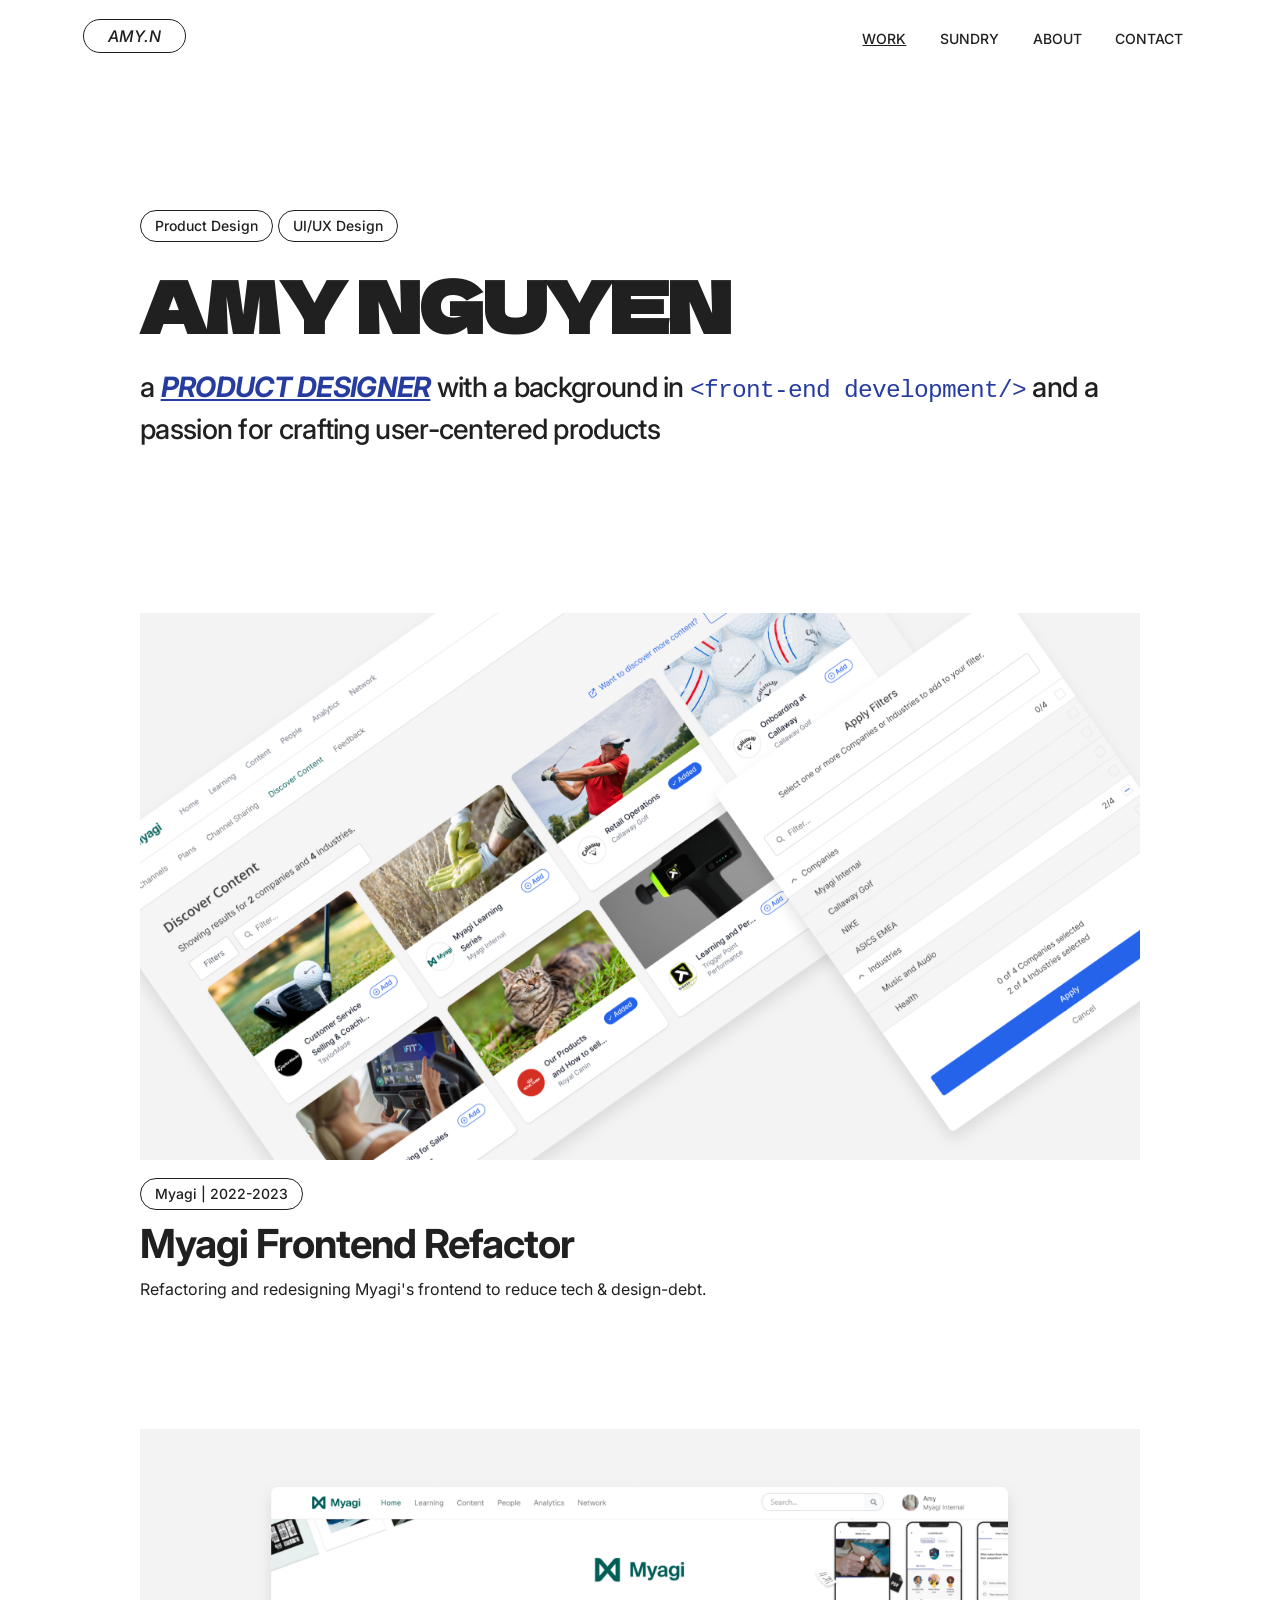
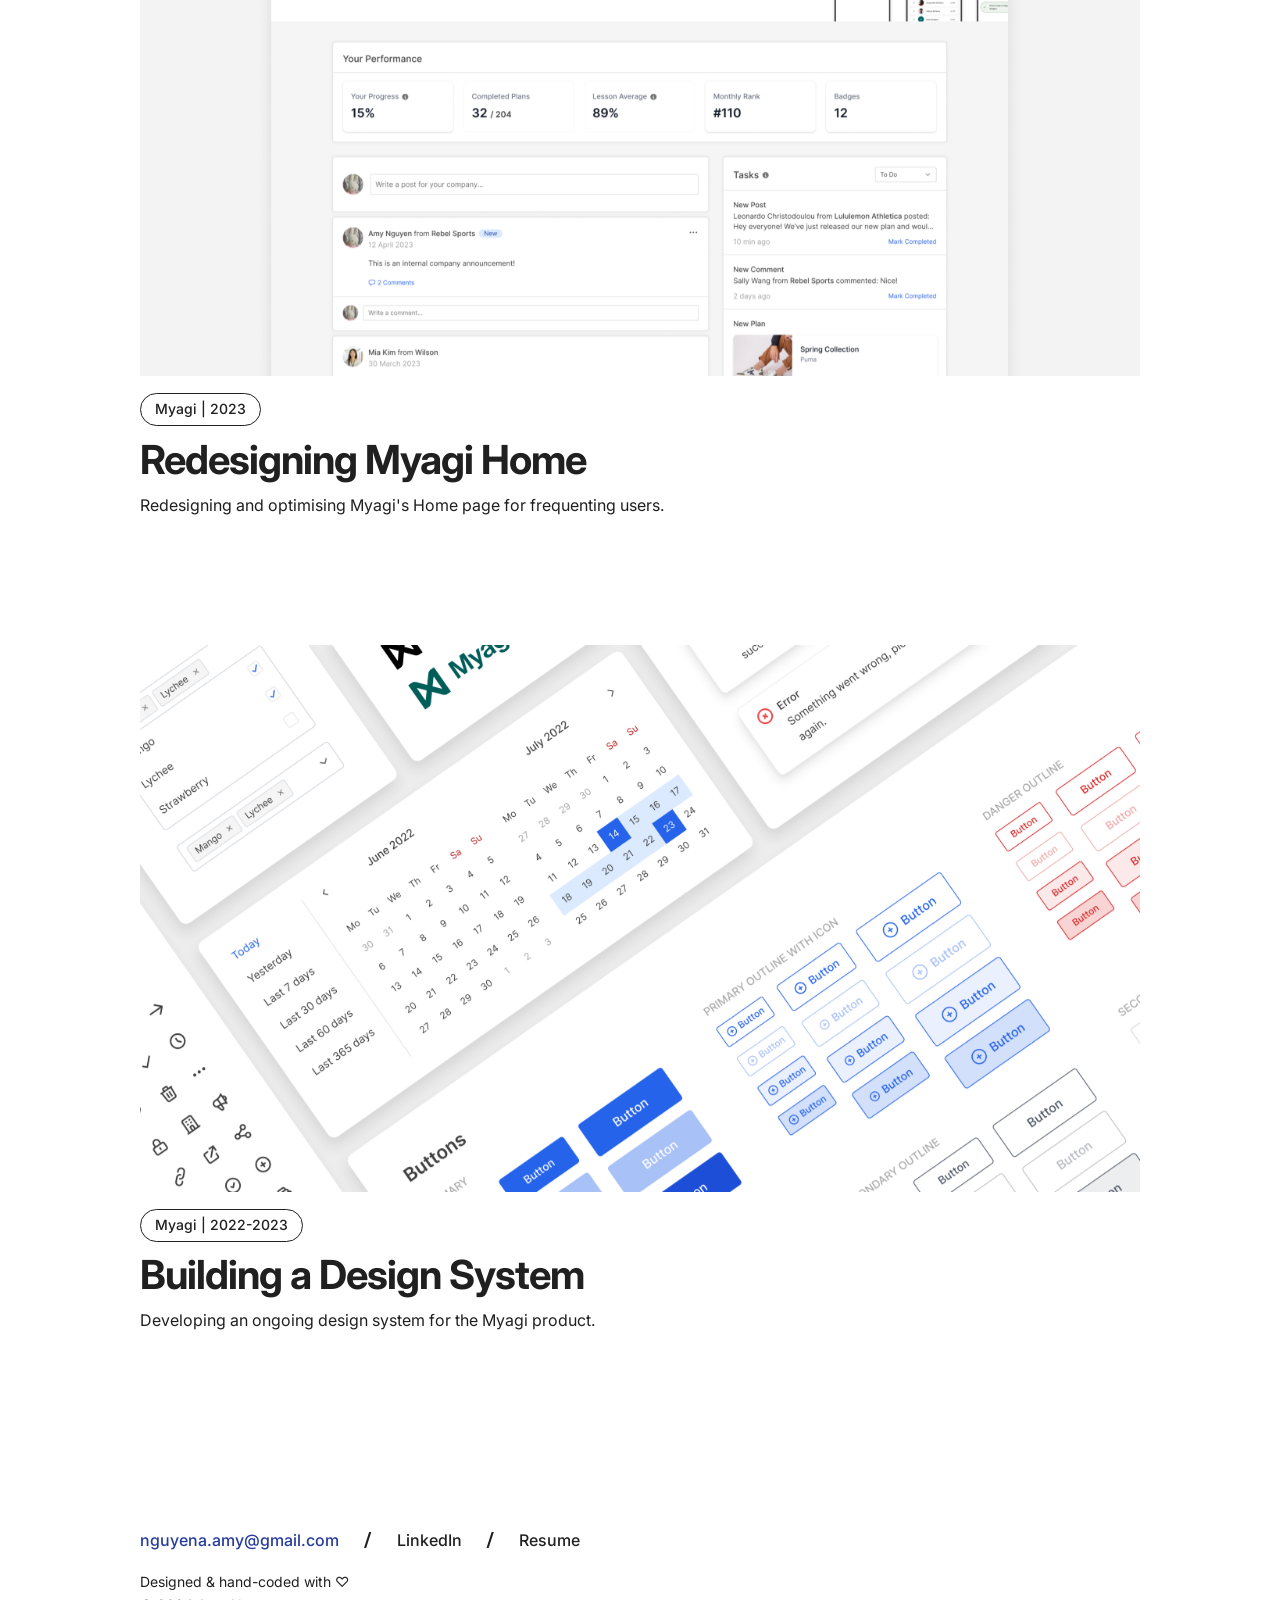
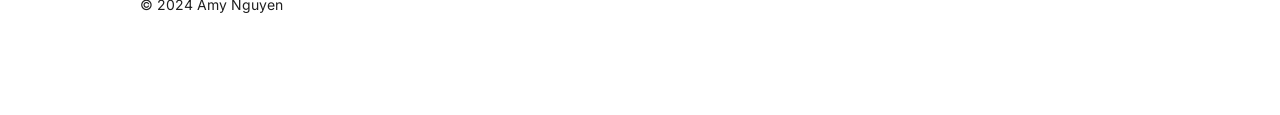
<file: index.html>
<!DOCTYPE HTML>
<html>

<head>
    <link rel="icon" href="images/misc/favicon.png">
    <title>Amy Nguyen</title>
    <meta charset="utf-8" />
    <meta name="viewport" content="width=device-width, initial-scale=1">
    <!-- CSS only -->
    <link href="https://cdn.jsdelivr.net/npm/bootstrap@5.3.2/dist/css/bootstrap.min.css" rel="stylesheet" integrity="sha384-T3c6CoIi6uLrA9TneNEoa7RxnatzjcDSCmG1MXxSR1GAsXEV/Dwwykc2MPK8M2HN" crossorigin="anonymous">
    <link rel="stylesheet" href="css/main.css" />
    <link rel="stylesheet" href="https://cdnjs.cloudflare.com/ajax/libs/font-awesome/4.7.0/css/font-awesome.min.css">
</head>

<body>
    <div class="desktop-view">
        <!-- Navigation Bar -->
        <nav>
            <ul>
                <li><a href="index.html" class="brand">AMY.N</a></li>
                <div id="nav-right">
                    <li><a href="index.html" class="current-page">WORK</a></li>
                    <li><a href="sundry.html">SUNDRY</a></li>
                    <li><a href="about.html">ABOUT</a></li>
                    <li><a href="contact.html">CONTACT</a></li>
                </div>
            </ul>
        </nav>

        <!-- <nav class="menu-icon" id="nav-right" onclick="toggleMenu()">
                <div onclick="openMenu()">
                    <div onclick="menu(this)">
                        <span class="line-1"></span>
                        <span class="line-2"></span>
                        <span class="line-3"></span>
                    </div>
                </div>
                <ul class="menu-main">
                    <li><a href="index.html" class="current-page">work</a></li>
                    <li><a href="play.html">play</a></li>
                    <li><a href="about.html">about</a></li>
                    <li><a href="contact.html">contact</a></li>
                </ul>
                <ul class="menu-content" id="menu">
                    <li><a href="index.html" class="current-page">work</a></li>
                    <li><a href="play.html">play</a></li>
                    <li><a href="about.html">about</a></li>
                    <li><a href="contact.html">contact</a></li>
                </ul>
            </nav>

            <nav id="nav-left">
                <ul>
                    <li><a href="index.html" class="brand"><i>AMY.N</i></a></li>
                </ul>
            </nav> -->

        <!-- Content Container -->
        <div class="container-fluid">
            <!-- <div class="d-flex justify-content-center">
                <header>
                    
                    <h1 style="margin-bottom: 0px;">
                        <svg xmlns="http://www.w3.org/2000/svg" width="8%" height="auto" fill="none" viewBox="0 0 24 24" strokeWidth={1.5} stroke="currentColor" className="w-6 h-6">
                            <path strokeLinecap="round" strokeLinejoin="round" d="M15.182 15.182a4.5 4.5 0 01-6.364 0M21 12a9 9 0 11-18 0 9 9 0 0118 0zM9.75 9.75c0 .414-.168.75-.375.75S9 10.164 9 9.75 9.168 9 9.375 9s.375.336.375.75zm-.375 0h.008v.015h-.008V9.75zm5.625 0c0 .414-.168.75-.375.75s-.375-.336-.375-.75.168-.75.375-.75.375.336.375.75zm-.375 0h.008v.015h-.008V9.75z" />
                        </svg>
                        Hello! I'm <a class="text-hover" style="color: #202020;">Amy</a> —
                    </h1>
                    <div>
                        <h4 class="h2-md">
                            a <span id="contrast-colour" style="font-weight: 700;"><i><u>PRODUCT DESIGNER</u></i></span> with a background in <code id="contrast-colour">&lt;front-end development/&gt;</code> and a passion for crafting user-centered products
                        </h4>
                    </div>
                </header>
            </div> -->

            <!-- Main Content -->
            <div class="row">
                <div class="d-flex justify-content-center">
                    <header>
                        <div>
                            <h5 class="tag" id="mt-1">Product Design</h5>
                            <h5 class="tag" id="mt-1">UI/UX Design</h5>
                        </div>
                        <h1 class="name" style="margin-bottom: 0px;">
                            <!-- <svg xmlns="http://www.w3.org/2000/svg" width="8%" height="auto" fill="none" viewBox="0 0 24 24" strokeWidth={1.5} stroke="currentColor" className="w-6 h-6">
                                <path strokeLinecap="round" strokeLinejoin="round" d="M15.182 15.182a4.5 4.5 0 01-6.364 0M21 12a9 9 0 11-18 0 9 9 0 0118 0zM9.75 9.75c0 .414-.168.75-.375.75S9 10.164 9 9.75 9.168 9 9.375 9s.375.336.375.75zm-.375 0h.008v.015h-.008V9.75zm5.625 0c0 .414-.168.75-.375.75s-.375-.336-.375-.75.168-.75.375-.75.375.336.375.75zm-.375 0h.008v.015h-.008V9.75z" />
                            </svg> -->
                            AMY NGUYEN
                        </h1>
                        <div>
                            <h4 class="h2-md">
                                a <span id="contrast-colour" style="font-weight: 700;"><i><u>PRODUCT DESIGNER</u></i></span> with a background in <code id="contrast-colour">&lt;front-end development/&gt;</code> and a passion for crafting user-centered products
                            </h4>
                        </div>
                        
                    </header>
                </div>
            </div>
            <div class="row">
                <div class="col">
                    <div class="d-flex justify-content-center">
                        <div class="image">
                            <a href="myagi_FE2.html"><img src="images/myagi_FE2/FE2 cover.png" alt="Myagi FE2"
                                    id="img-hover"></a>
                            <div>
                                <h5 class="tag" id="mt-1">Myagi | 2022-2023</h5>
                                <h3>Myagi Frontend Refactor</h3>
                                <p class="p-sub">Refactoring and redesigning Myagi's frontend to reduce tech & design-debt.</p>
                            </div>
                        </div>
                    </div>
                </div>
            </div>
            <div class="row">
                <div class="col" style="margin-top: 7em;">
                    <div class="d-flex justify-content-center">
                        <div class="image">
                            <a href="myagi_home.html"><img src="images/myagi_home/HOME cover.png" alt="Myagi HOME"
                                    id="img-hover"></a>
                            <div>
                                <h5 class="tag" id="mt-1">Myagi | 2023</h5>
                                <h3>Redesigning Myagi Home</h3>
                                <p class="p-sub">Redesigning and optimising Myagi's Home page for frequenting users.</p>
                            </div>
                        </div>
                    </div>
                </div>
            </div>
            <div class="row">
                <div class="col" style="margin: 7em 0 5em 0;">
                    <div class="d-flex justify-content-center">
                        <div class="image">
                            <a href="myagi_ds.html"><img src="images/myagi_ds/DS cover.png" alt="Myagi DS"
                                id="img-hover"></a>
                            <div>
                                <h5 class="tag" id="mt-1">Myagi | 2022-2023</h5>
                                <h3>Building a Design System</h3>
                                <p class="p-sub">Developing an ongoing design system for the Myagi product.</p>
                                
                                <!-- Footer -->
                                <div style="margin-top: 12em;">
                                    <div>
                                        <span>
                                            <a href="mailto:nguyena.amy@gmail.com" class="footer-link"
                                                id="contrast-colour">nguyena.amy@gmail.com</a>
                                        </span>
                                        <span class="footer-div">/</span>
                                        <span>
                                            <a href="https://www.linkedin.com/in/amy-nguyen-6a862119b/" class="footer-link"
                                                target="_blank">LinkedIn</a>
                                        </span>
                                        <span class="footer-div">/</span>
                                        <span>
                                            <a href="images/Resume.pdf" download="Amy_Nguyen_Resume"
                                                class="footer-link">Resume</a>
                                        </span>
                                    </div>
                                    <p style="font-size: 14px;">Designed & hand-coded with &#9825;</p>
                                    <p style="margin-top: -1.5em; font-size: 14px;">&#169; 2024 Amy Nguyen</p>
                                </div>
                            </div>
                        </div>
                    </div>
                </div>
            </div>
        </div>

        <!-- Go to top button -->
        <a id="go-to-top" href="#">&#8593;</a>
        </div>

        <!-- Scripts -->
        <script src="js/go-to-top.js"></script>
        <script src="js/menu.js"></script>

    </div>

    <!-- Mobile/Small Screen View -->
    <div class="mobile-view">
        <div class="container-fluid">
            <div class="row">
                <div class="d-flex justify-content-center">
                    <header>
                        <h1 class="name" style="text-align: center;">UH OH!</h1>
                        <p class="alert-mobile">PLEASE VISIT ME ON A LARGER SCREEN</p>
                    </header>
                </div>
            </div>
        </div>
    </div>
</body>

</html>
</file>
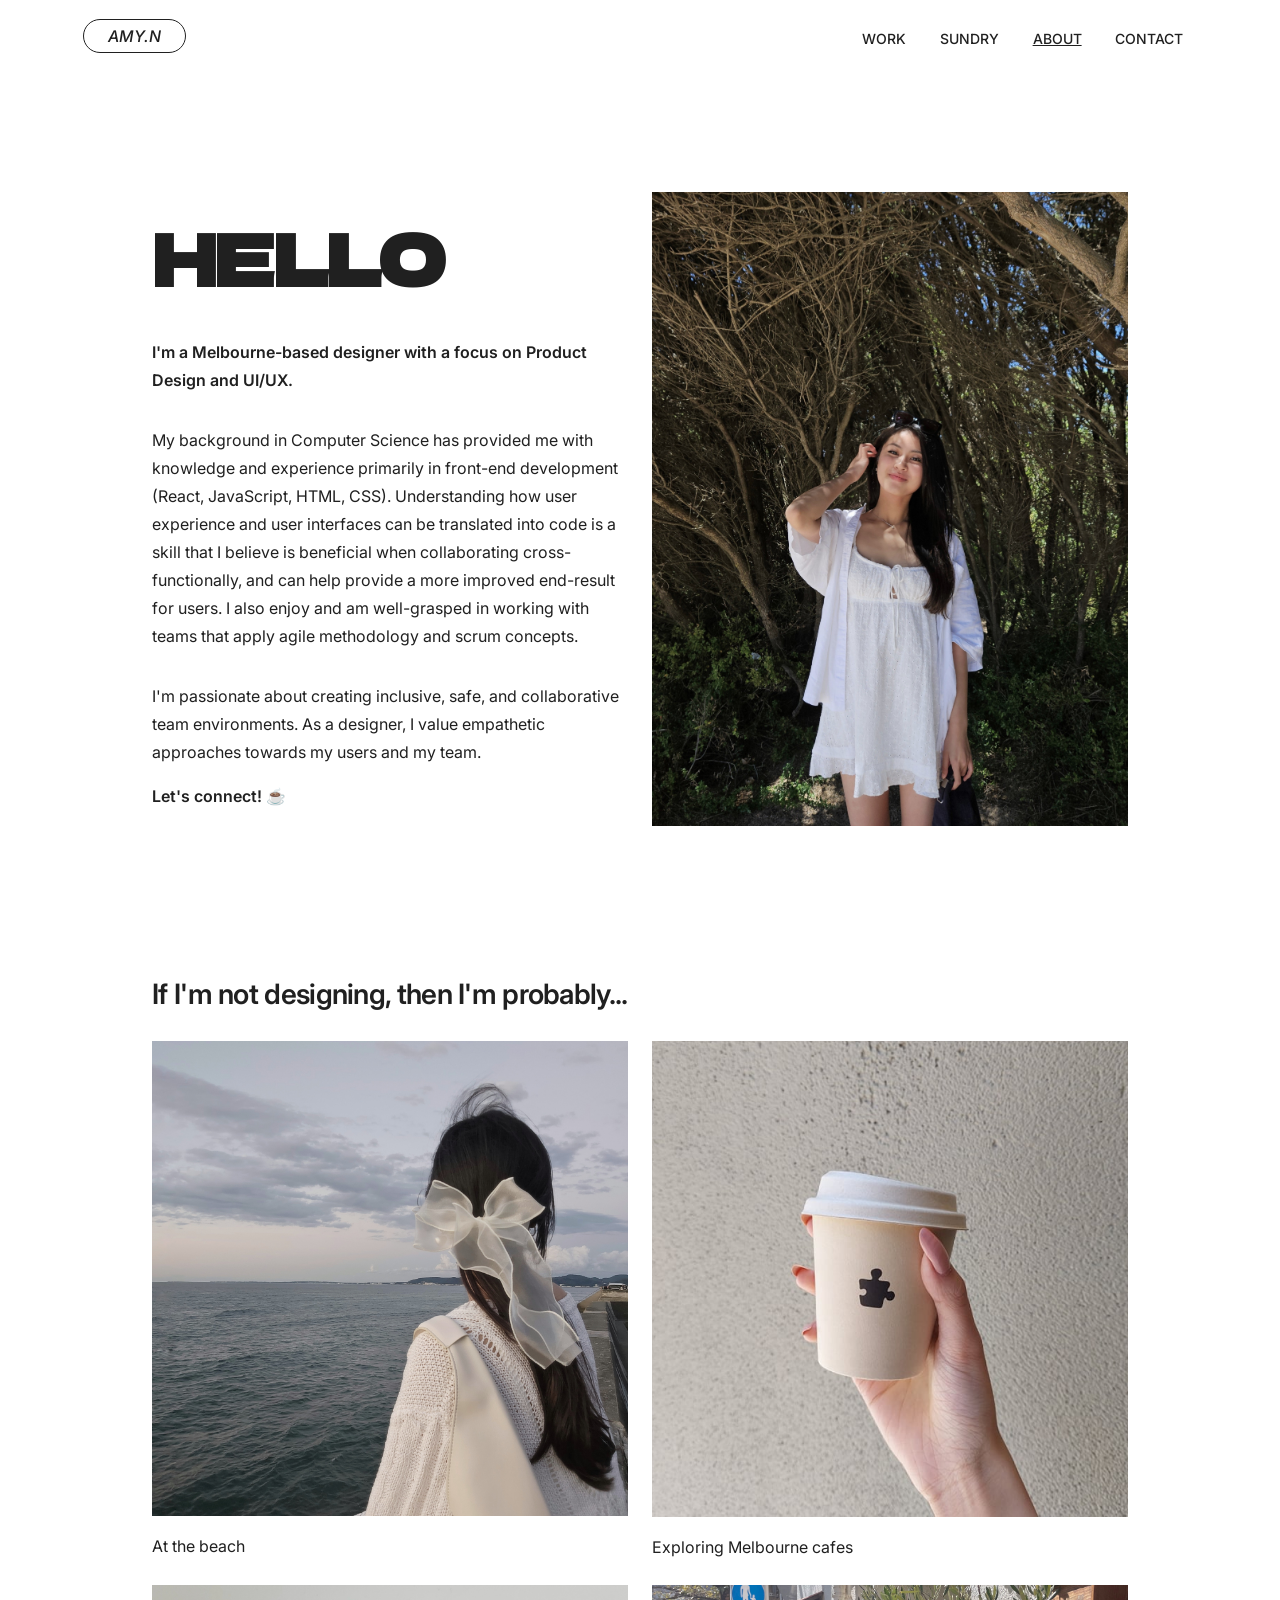
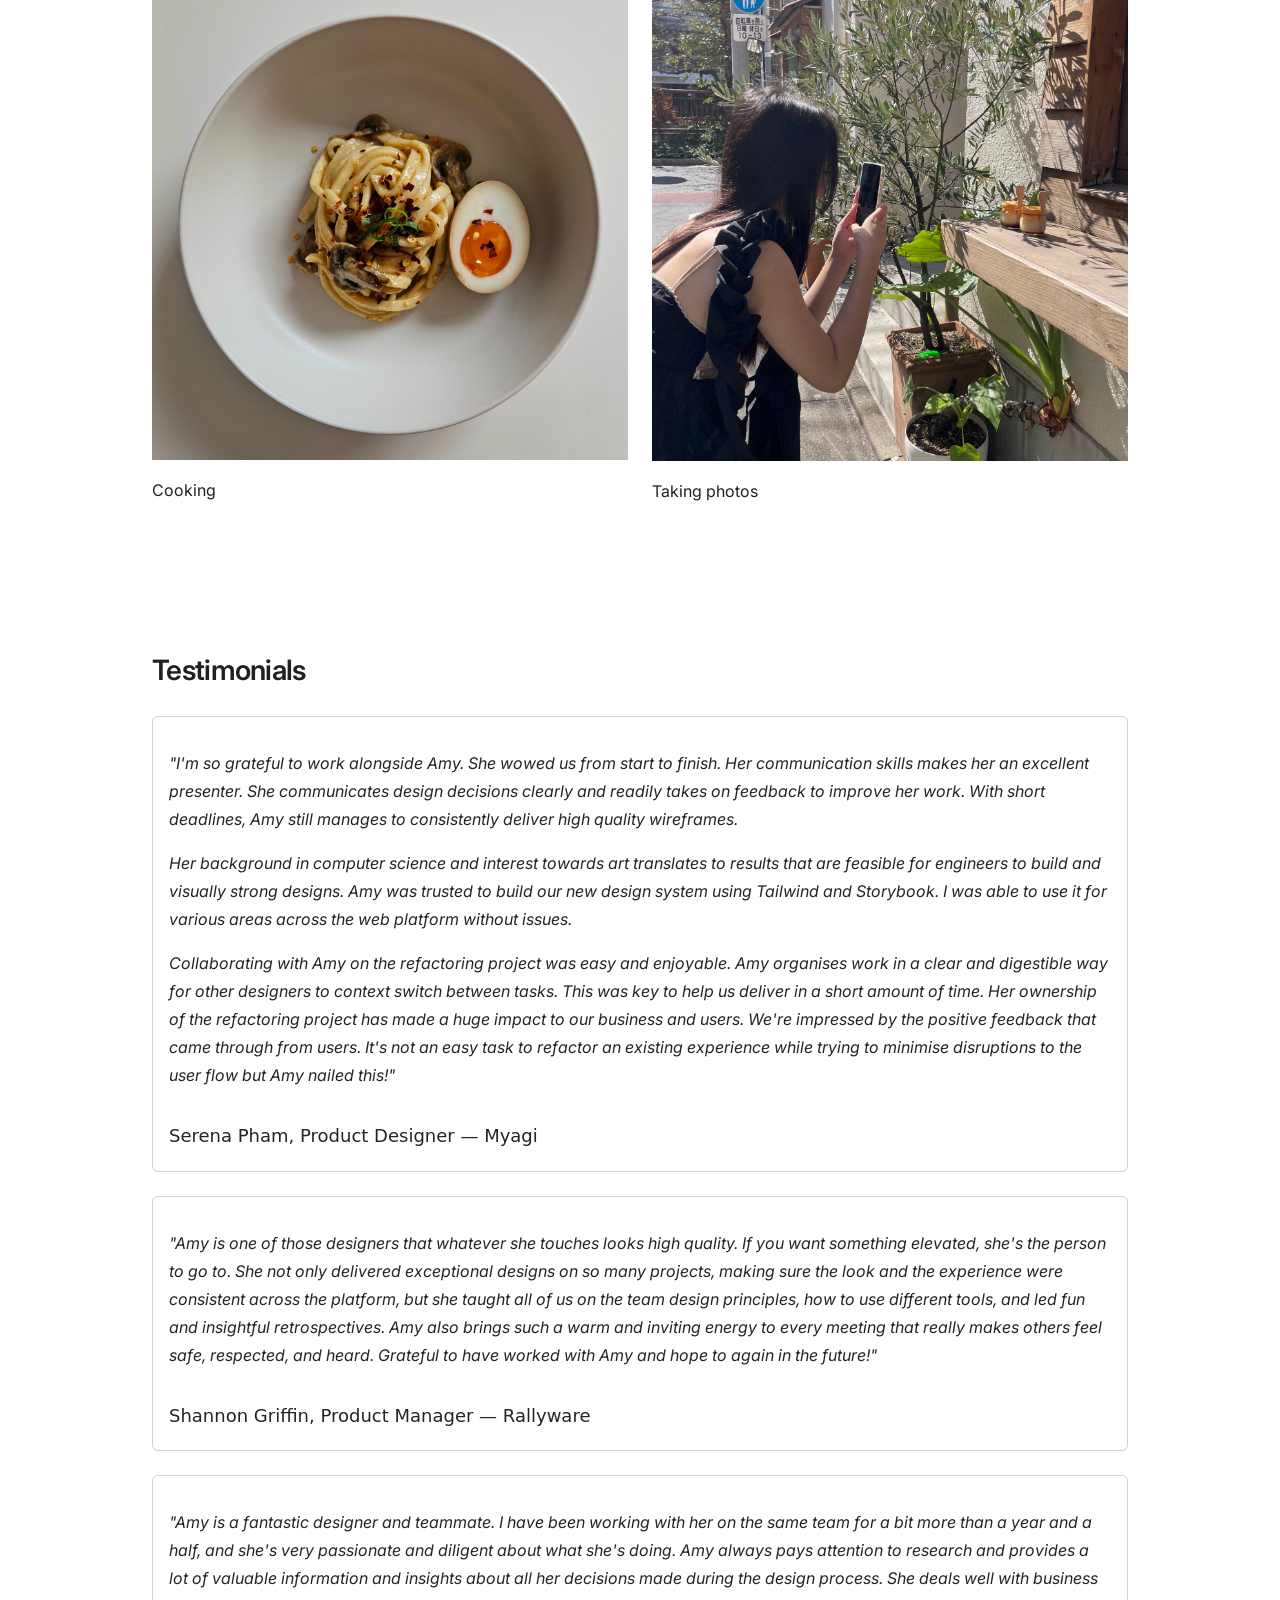
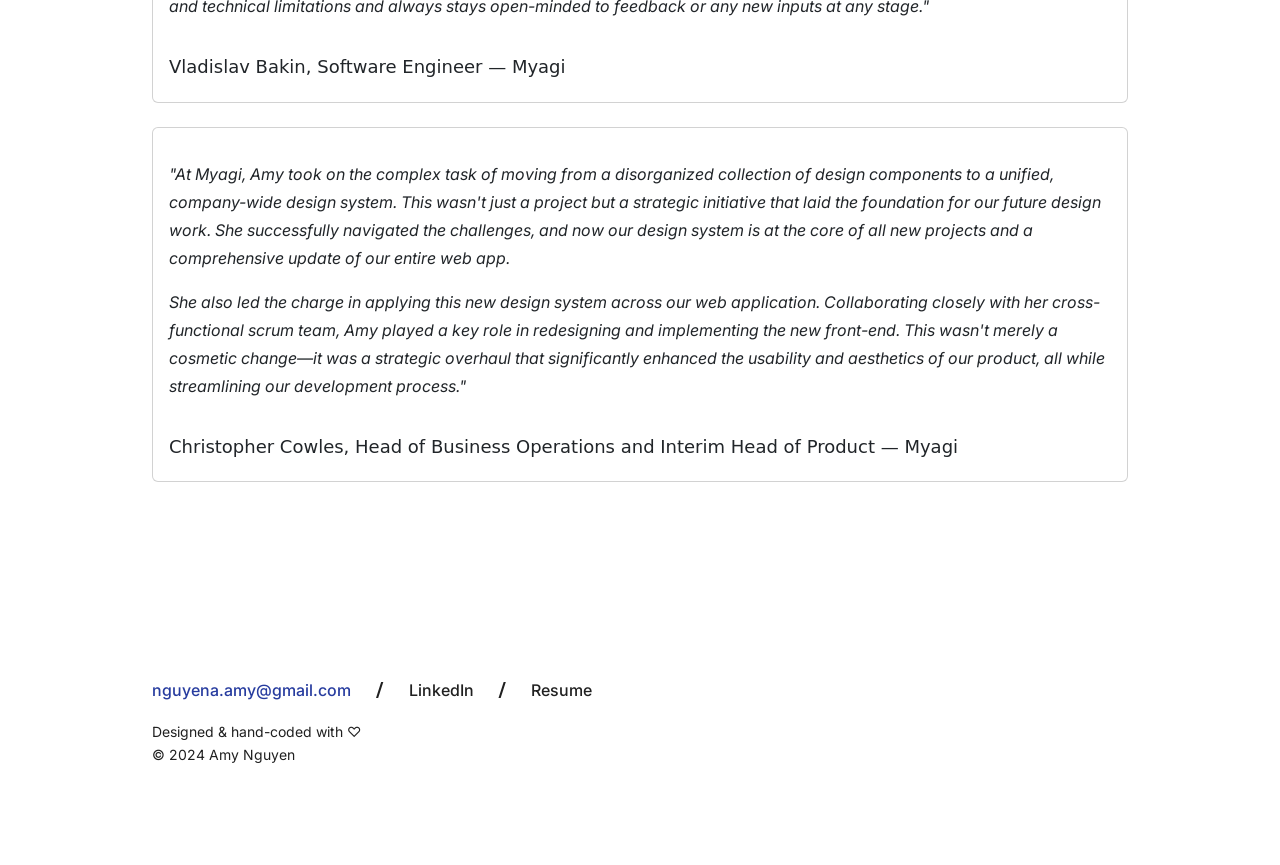
<file: about.html>
<!DOCTYPE HTML>
<html>

<head>
    <link rel="icon" href="images/misc/favicon.png">
    <title>About | Amy Nguyen</title>
    <meta charset="utf-8" />
    <meta name="viewport" content="width=device-width, initial-scale=1">
    <!-- CSS only -->
    <link href="https://cdn.jsdelivr.net/npm/bootstrap@5.3.2/dist/css/bootstrap.min.css" rel="stylesheet" integrity="sha384-T3c6CoIi6uLrA9TneNEoa7RxnatzjcDSCmG1MXxSR1GAsXEV/Dwwykc2MPK8M2HN" crossorigin="anonymous">
    <link rel="stylesheet" href="css/main.css" />
    <link rel="stylesheet" href="https://cdnjs.cloudflare.com/ajax/libs/font-awesome/4.7.0/css/font-awesome.min.css">
</head>

<body>
    <div class="desktop-view">
        <!-- Navigation Bar -->
        <nav>
            <ul>
                <li><a href="index.html" class="brand">AMY.N</a></li>
                <div id="nav-right">
                    <li><a href="index.html">WORK</a></li>
                    <li><a href="sundry.html">SUNDRY</a></li>
                    <li><a href="about.html" class="current-page">ABOUT</a></li>
                    <li><a href="contact.html">CONTACT</a></li>
                </div>
            </ul>
        </nav>

        <!-- Content Container -->
        <div class="container-fluid" id="max-width-container">

            <!-- About Me -->
            <div class="row">
                <div class="col">
                    <header>
                        <h1 class="name" style="margin: 0;">HELLO</h1>
                        <p style="font-weight: 600;">
                            I'm a Melbourne-based designer with a focus on Product Design and UI/UX. 
                        </p>    
                        <p style="margin: 2em 0 0 0;">
                            My background in Computer Science has provided me with knowledge and experience primarily 
                            in front-end development (React, JavaScript, HTML, CSS). Understanding how user 
                            experience and user interfaces can be translated into code is a skill that 
                            I believe is beneficial when collaborating cross-functionally, and can help
                            provide a more improved end-result for users. I also enjoy and am well-grasped in working with teams that apply 
                            agile methodology and scrum concepts.
                        </p>
                        <p style="margin: 2em 0 0 0;">
                            I'm passionate about creating inclusive, safe, and collaborative team environments. As a designer,
                            I value empathetic approaches towards my users and my team.
                        </p>
                        <p style="font-weight: 600;">
                            Let's connect! &#9749;
                        </p>
                    </header>
                </div>
                <!-- <div class="col-1"></div> -->
                <div class="col">
                <div class="card-border-radius-0" id="about-img">
                    <img src="images/misc/me.jpg" class="card-img-top" alt="...">
                </div>
                </div>
            </div>

            <!-- Hobbies -->
            <h4 class="sub-hdr">If I'm not designing, then I'm probably...</h4>
            <div class="row row-cols-1 row-cols-md-2 g-4">
                <div class="col">
                <div class="card-border-radius-0">
                    <img src="images/misc/beach.jpg" class="card-img-top" alt="...">
                    <div class="card-body">
                    <!-- <h5 class="card-title">Card title</h5> -->
                    <p class="card-text">At the beach</p>
                    </div>
                </div>
                </div>
                <div class="col">
                    <div class="card-border-radius-0">
                    <img src="images/misc/cafe.png" class="card-img-top" alt="...">
                    <div class="card-body">
                        <!-- <h5 class="card-title">Card title</h5> -->
                        <p class="card-text">Exploring Melbourne cafes</p>
                    </div>
                    </div>
                </div>
                <div class="col">
                <div class="card-border-radius-0">
                    <img src="images/misc/cooking.jpg" class="card-img-top" alt="...">
                    <div class="card-body">
                    <!-- <h5 class="card-title">Card title</h5> -->
                    <p class="card-text">Cooking</p>
                    </div>
                </div>
                </div>
                <div class="col">
                    <div class="card-border-radius-0">
                    <img src="images/misc/photography.jpg" class="card-img-top" alt="...">
                    <div class="card-body">
                        <!-- <h5 class="card-title">Card title</h5> -->
                        <p class="card-text">Taking photos</p>
                    </div>
                    </div>
                </div>
            </div>

            <!-- Testimonials -->
            <h4 style="margin-top: 5em;">Testimonials</h4>
            <div class="row row-cols-1 row-cols-md-1 g-4">
                <div class="col">
                    <div class="card">
                        <div class="card-body">
                        <p class="card-text"><i>
                            "I'm so grateful to work alongside Amy. She wowed us from start to finish. Her communication skills makes her an 
                            excellent presenter. She communicates design decisions clearly and readily takes on feedback to improve her work. 
                            With short deadlines, Amy still manages to consistently deliver high quality wireframes.</i>
                        </p>
                        <p class="card-text">
                            <i>Her background in computer science and interest towards art translates to results that are feasible for engineers to build 
                            and visually strong designs. Amy was trusted to build our new design system using Tailwind and Storybook. I was able to use 
                            it for various areas across the web platform without issues.</i>
                        </p>
                        <p class="card-text">
                            <i>Collaborating with Amy on the refactoring project was easy and enjoyable. 
                            Amy organises work in a clear and digestible way for other designers to context switch between tasks. This was key to help 
                            us deliver in a short amount of time. Her ownership of the refactoring project has made a huge impact to our business and 
                            users. We're impressed by the positive feedback that came through from users. It's not an easy task to refactor an existing 
                            experience while trying to minimise disruptions to the user flow but Amy nailed this!"</i>
                        </p>
                        <h6 class="card-title">Serena Pham, Product Designer — Myagi</h6>
                        </div>
                    </div>
                </div>
                <div class="col">
                    <div class="card">
                        <div class="card-body">
                            <p class="card-text">
                                <i>
                                    "Amy is one of those designers that whatever she touches looks high quality. If you want something elevated, she's the 
                                    person to go to. She not only delivered exceptional designs on so many projects, making sure the look and the experience 
                                    were consistent across the platform, but she taught all of us on the team design principles, how to use different tools, 
                                    and led fun and insightful retrospectives. Amy also brings such a warm and inviting energy to every meeting that really 
                                    makes others feel safe, respected, and heard. Grateful to have worked with Amy and hope to again in the future!"
                                </i>
                            </p>
                            <h6 class="card-title">Shannon Griffin, Product Manager — Rallyware</h6>
                        </div>
                    </div>
                </div>
                <div class="col">
                    <div class="card">
                        <div class="card-body">
                            <p class="card-text">
                                <i>
                                    "Amy is a fantastic designer and teammate. I have been working with her on the same team for a bit more than a year and a half, 
                                    and she's very passionate and diligent about what she's doing. Amy always pays attention to research and provides a lot of valuable 
                                    information and insights about all her decisions made during the design process. She deals well with business and technical limitations 
                                    and always stays open-minded to feedback or any new inputs at any stage."
                                </i> 
                            </p>
                            <h6 class="card-title">Vladislav Bakin, Software Engineer — Myagi</h6>
                        </div>
                    </div>
                </div>
                <div class="col">
                    <div class="card">
                        <div class="card-body">
                            <p class="card-text">
                                <i>
                                    "At Myagi, Amy took on the complex task of moving from a disorganized collection of design components to a unified, company-wide design system. 
                                    This wasn't just a project but a strategic initiative that laid the foundation for our future design work. She successfully navigated the challenges, 
                                    and now our design system is at the core of all new projects and a comprehensive update of our entire web app.
                                </i>
                            </p>
                            <p class="card-text">
                                <i>
                                    She also led the charge in applying this new design system across our web application. Collaborating closely with her cross-functional scrum team, 
                                    Amy played a key role in redesigning and implementing the new front-end. This wasn't merely a cosmetic change—it was a strategic overhaul that significantly 
                                    enhanced the usability and aesthetics of our product, all while streamlining our development process."
                                </i>
                            </p>
                            <h6 class="card-title">Christopher Cowles, Head of Business Operations and Interim Head of Product — Myagi</h6>
                        </div>
                    </div>
                </div>
            </div>

            <!-- Footer -->
            <div style="margin: 12em 0 6em 0;">
                <div>
                    <span>
                        <a href="mailto:nguyena.amy@gmail.com" class="footer-link"
                            id="contrast-colour">nguyena.amy@gmail.com</a>
                    </span>
                    <span class="footer-div">/</span>
                    <span>
                        <a href="https://www.linkedin.com/in/amy-nguyen-6a862119b/" class="footer-link"
                            target="_blank">LinkedIn</a>
                    </span>
                    <span class="footer-div">/</span>
                    <span>
                        <a href="images/Resume.pdf" download="Amy_Nguyen_Resume"
                            class="footer-link">Resume</a>
                    </span>
                </div>
                <p style="font-size: 14px;">Designed & hand-coded with &#9825;</p>
                <p style="margin-top: -1.5em; font-size: 14px;">&#169; 2024 Amy Nguyen</p>
            </div>
            
        <!-- Go to top button -->
        <a id="go-to-top" href="#">&#8593;</a>
        </div>


        <!-- Scripts -->
        <script src="js/go-to-top.js"></script>
        <script src="js/menu.js"></script>

    </div>

    <!-- Mobile/Small Screen View -->
    <div class="mobile-view">
        <div class="container-fluid">
            <div class="row">
                <div class="d-flex justify-content-center">
                    <header>
                        <h1 class="name" style="text-align: center;">UH OH!</h1>
                        <p class="alert-mobile">PLEASE VISIT ME ON A LARGER SCREEN</p>
                    </header>
                </div>
            </div>
        </div>
    </div>

</body>

</html>
</file>
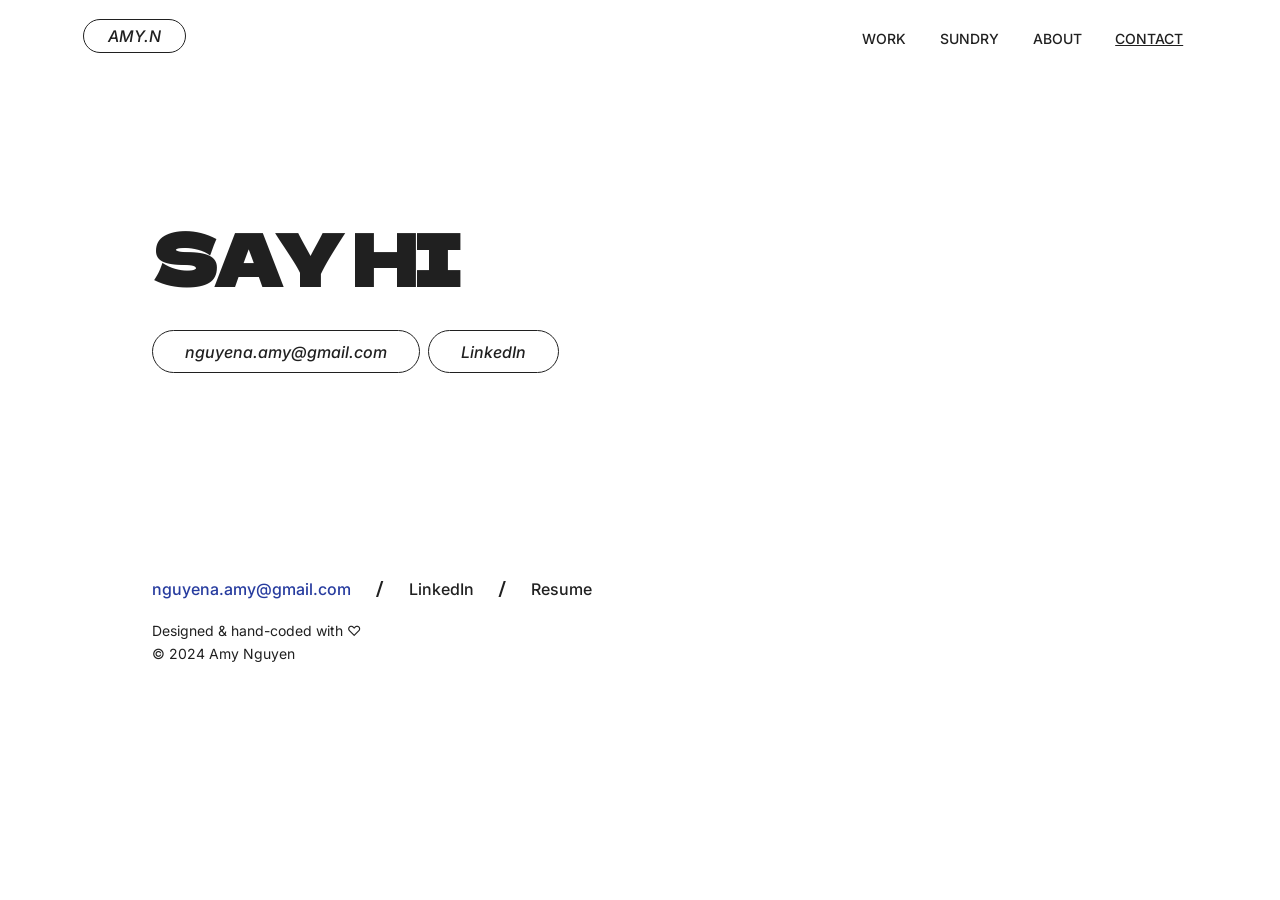
<file: contact.html>
<!DOCTYPE HTML>
<html>

<head>
    <link rel="icon" href="images/misc/favicon.png">
    <title>Contact | Amy Nguyen</title>
    <meta charset="utf-8" />
    <meta name="viewport" content="width=device-width, initial-scale=1">
    <!-- CSS only -->
    <link href="https://cdn.jsdelivr.net/npm/bootstrap@5.3.2/dist/css/bootstrap.min.css" rel="stylesheet" integrity="sha384-T3c6CoIi6uLrA9TneNEoa7RxnatzjcDSCmG1MXxSR1GAsXEV/Dwwykc2MPK8M2HN" crossorigin="anonymous">
    <link rel="stylesheet" href="css/main.css" />
    <link rel="stylesheet" href="https://cdnjs.cloudflare.com/ajax/libs/font-awesome/4.7.0/css/font-awesome.min.css">
</head>

<body>
    <div class="desktop-view">
        <!-- Navigation Bar -->
        <nav>
            <ul>
                <li><a href="index.html" class="brand">AMY.N</a></li>
                <div id="nav-right">
                    <li><a href="index.html">WORK</a></li>
                    <li><a href="sundry.html">SUNDRY</a></li>
                    <li><a href="about.html">ABOUT</a></li>
                    <li><a href="contact.html" class="current-page">CONTACT</a></li>
                </div>
            </ul>
        </nav>

        <div class="container-fluid" id="max-width-container">
            <header class="contact">
                <h1 class="name" style="margin: 0;">SAY HI</h1>
                <div>
                    <a href="mailto:nguyena.amy@gmail.com" class="main-btn">nguyena.amy@gmail.com</a>
                    <a href="https://www.linkedin.com/in/amy-nguyen-6a862119b/" target="_blank"
                        class="main-btn">LinkedIn</a>
                </div>

                <!-- Footer -->
                <div style="margin: 12em 0 6em 0;">
                    <div>
                        <span>
                            <a href="mailto:nguyena.amy@gmail.com" class="footer-link"
                                id="contrast-colour">nguyena.amy@gmail.com</a>
                        </span>
                        <span class="footer-div">/</span>
                        <span>
                            <a href="https://www.linkedin.com/in/amy-nguyen-6a862119b/" class="footer-link"
                                target="_blank">LinkedIn</a>
                        </span>
                        <span class="footer-div">/</span>
                        <span>
                            <a href="images/Resume.pdf" download="Amy_Nguyen_Resume"
                                class="footer-link">Resume</a>
                        </span>
                    </div>
                    <p style="font-size: 14px;">Designed & hand-coded with &#9825;</p>
                    <p style="margin-top: -1.5em; font-size: 14px;">&#169; 2024 Amy Nguyen</p>
                </div>
                
            </header>
        </div>

        <!-- Scripts -->
        <script src="js/menu.js"></script>

    </div>

    <!-- Mobile/Small Screen View -->
    <div class="mobile-view">
        <div class="container-fluid">
            <div class="row">
                <div class="d-flex justify-content-center">
                    <header>
                        <h1 class="name" style="text-align: center;">UH OH!</h1>
                        <p class="alert-mobile">PLEASE VISIT ME ON A LARGER SCREEN</p>
                    </header>
                </div>
            </div>
        </div>
    </div>

</body>

</html>
</file>
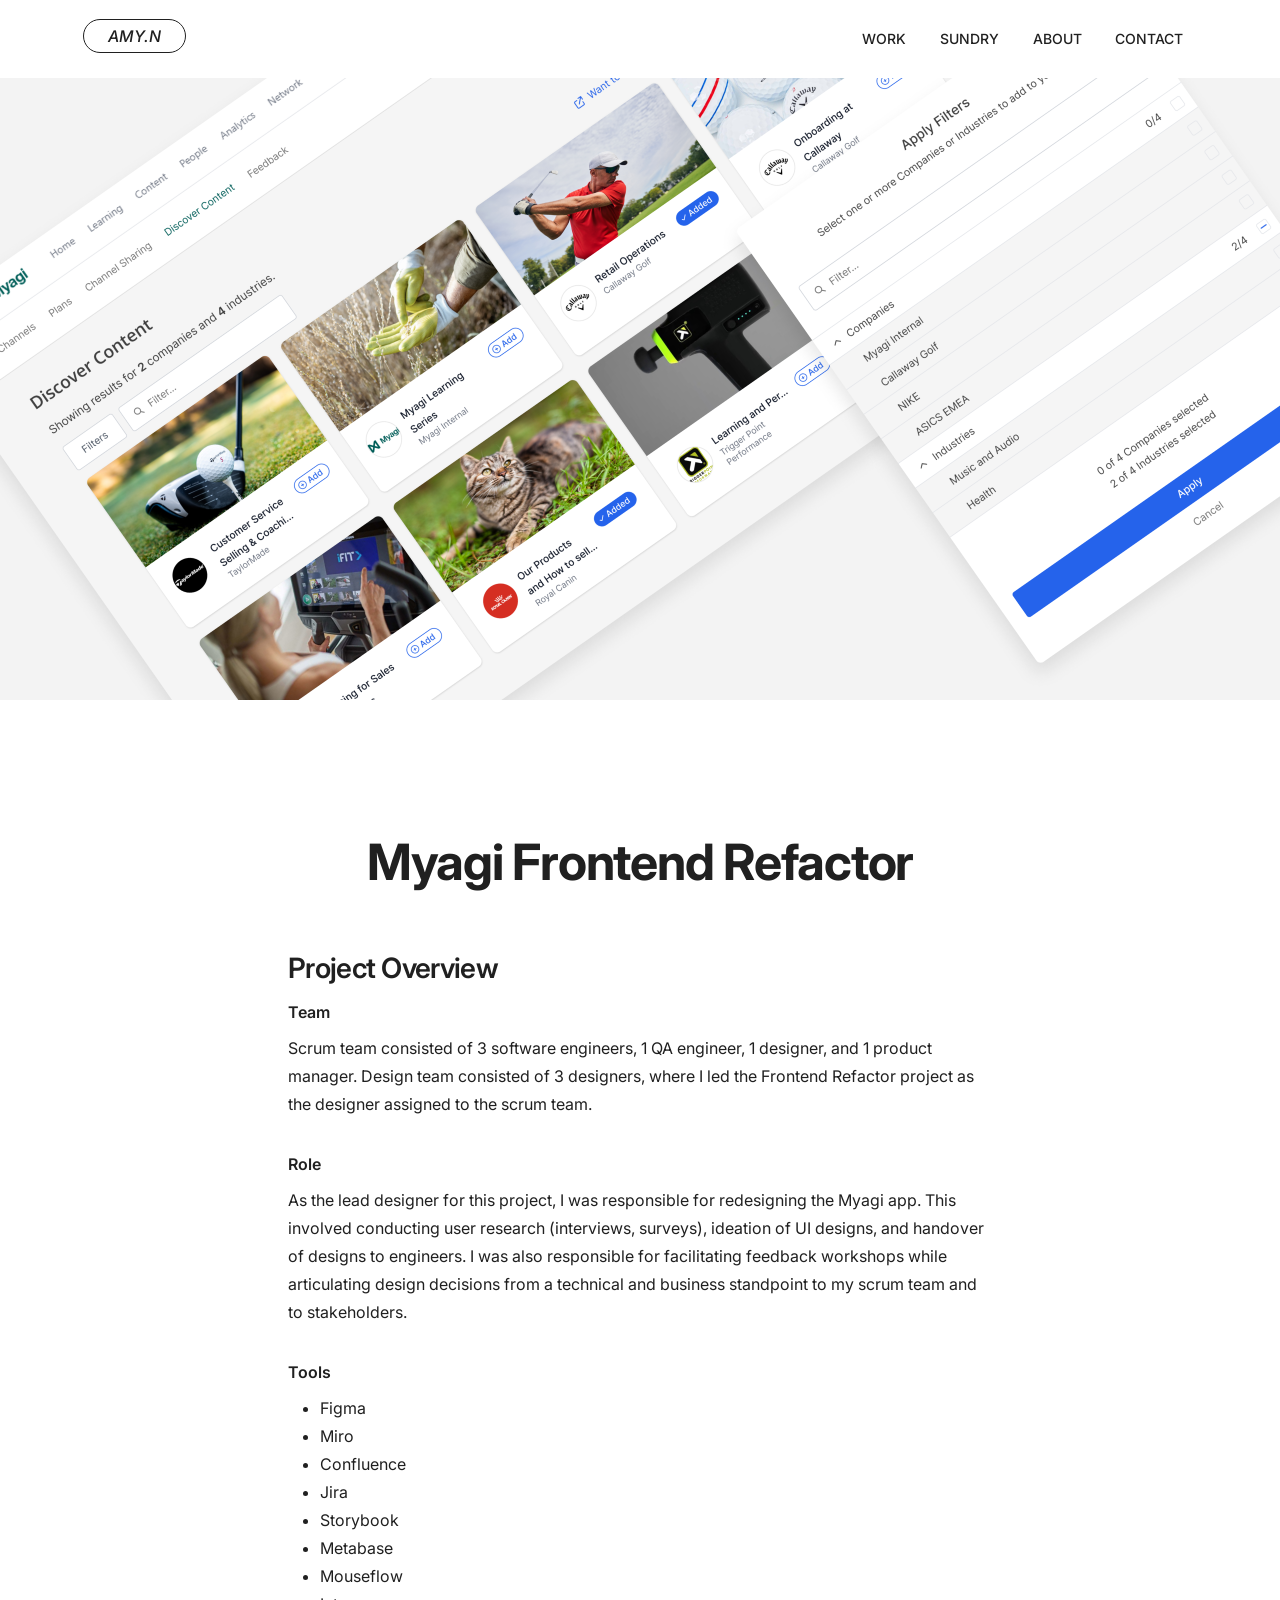
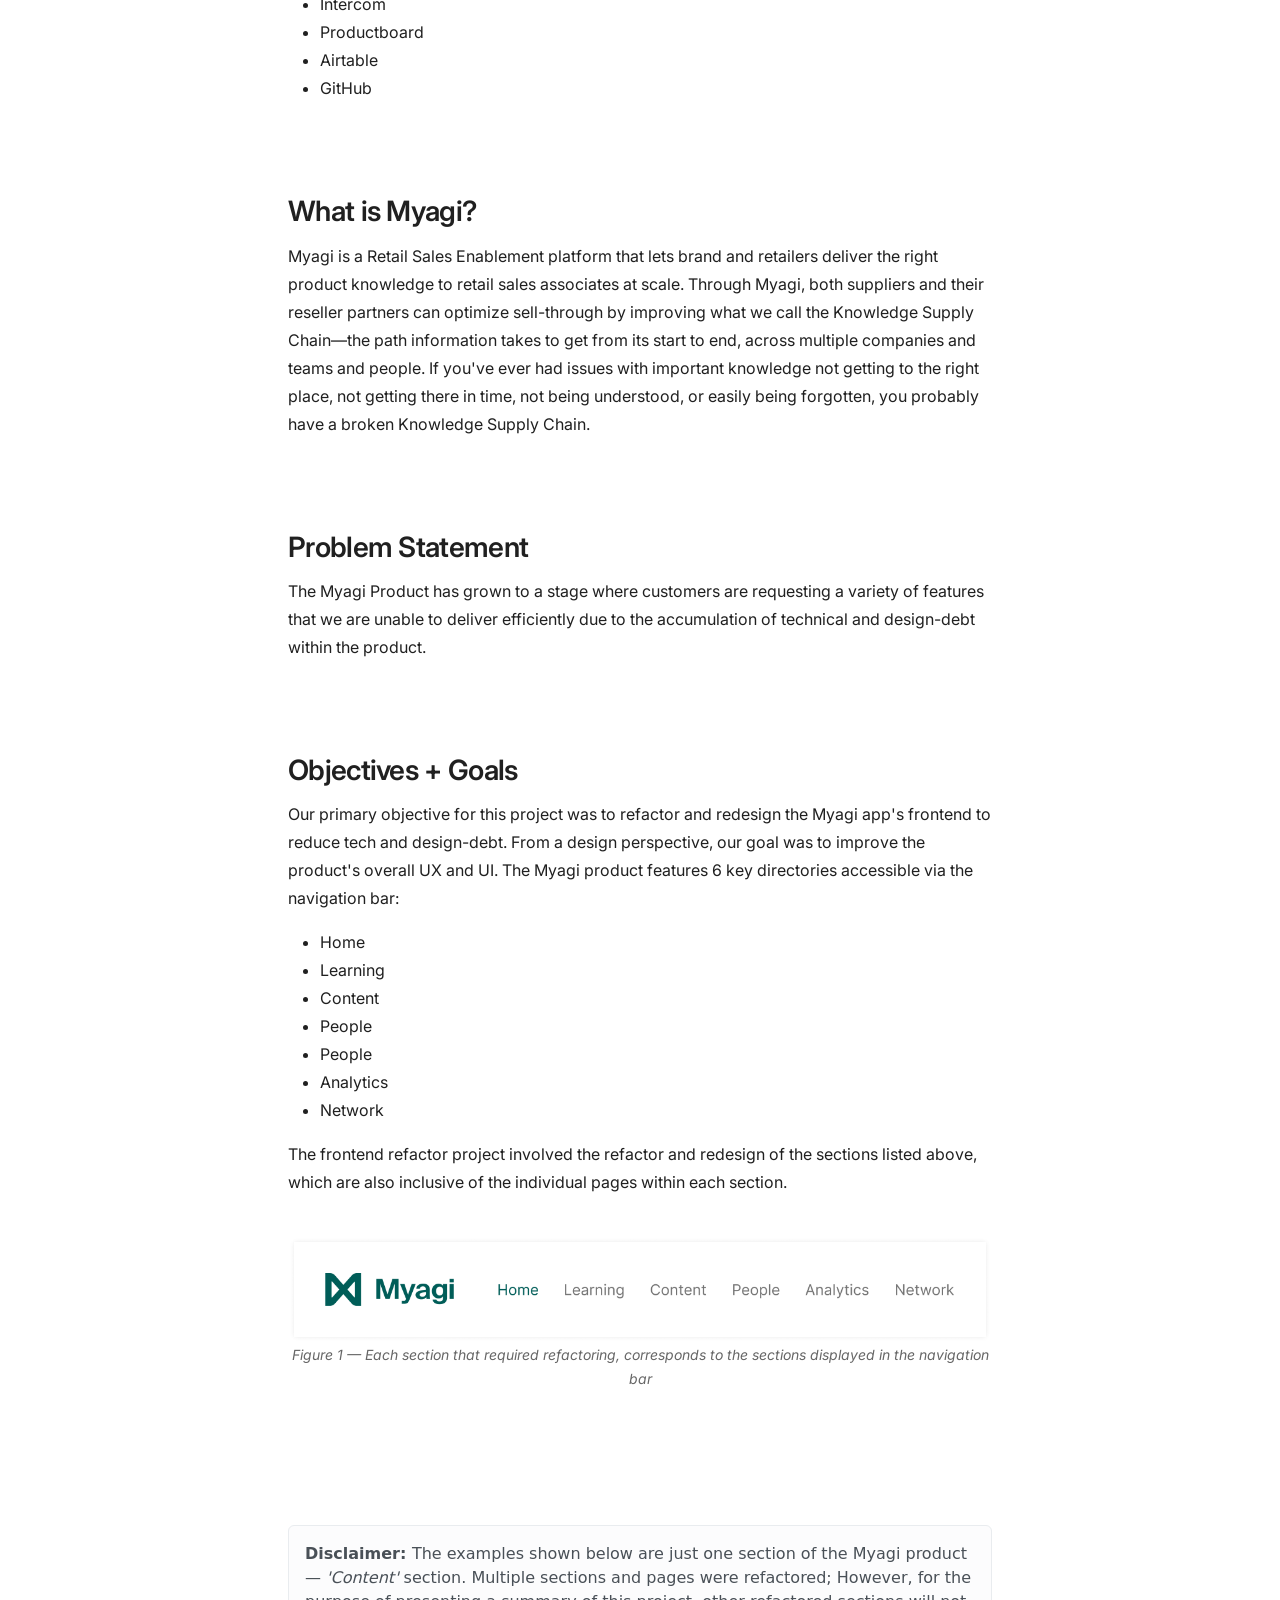
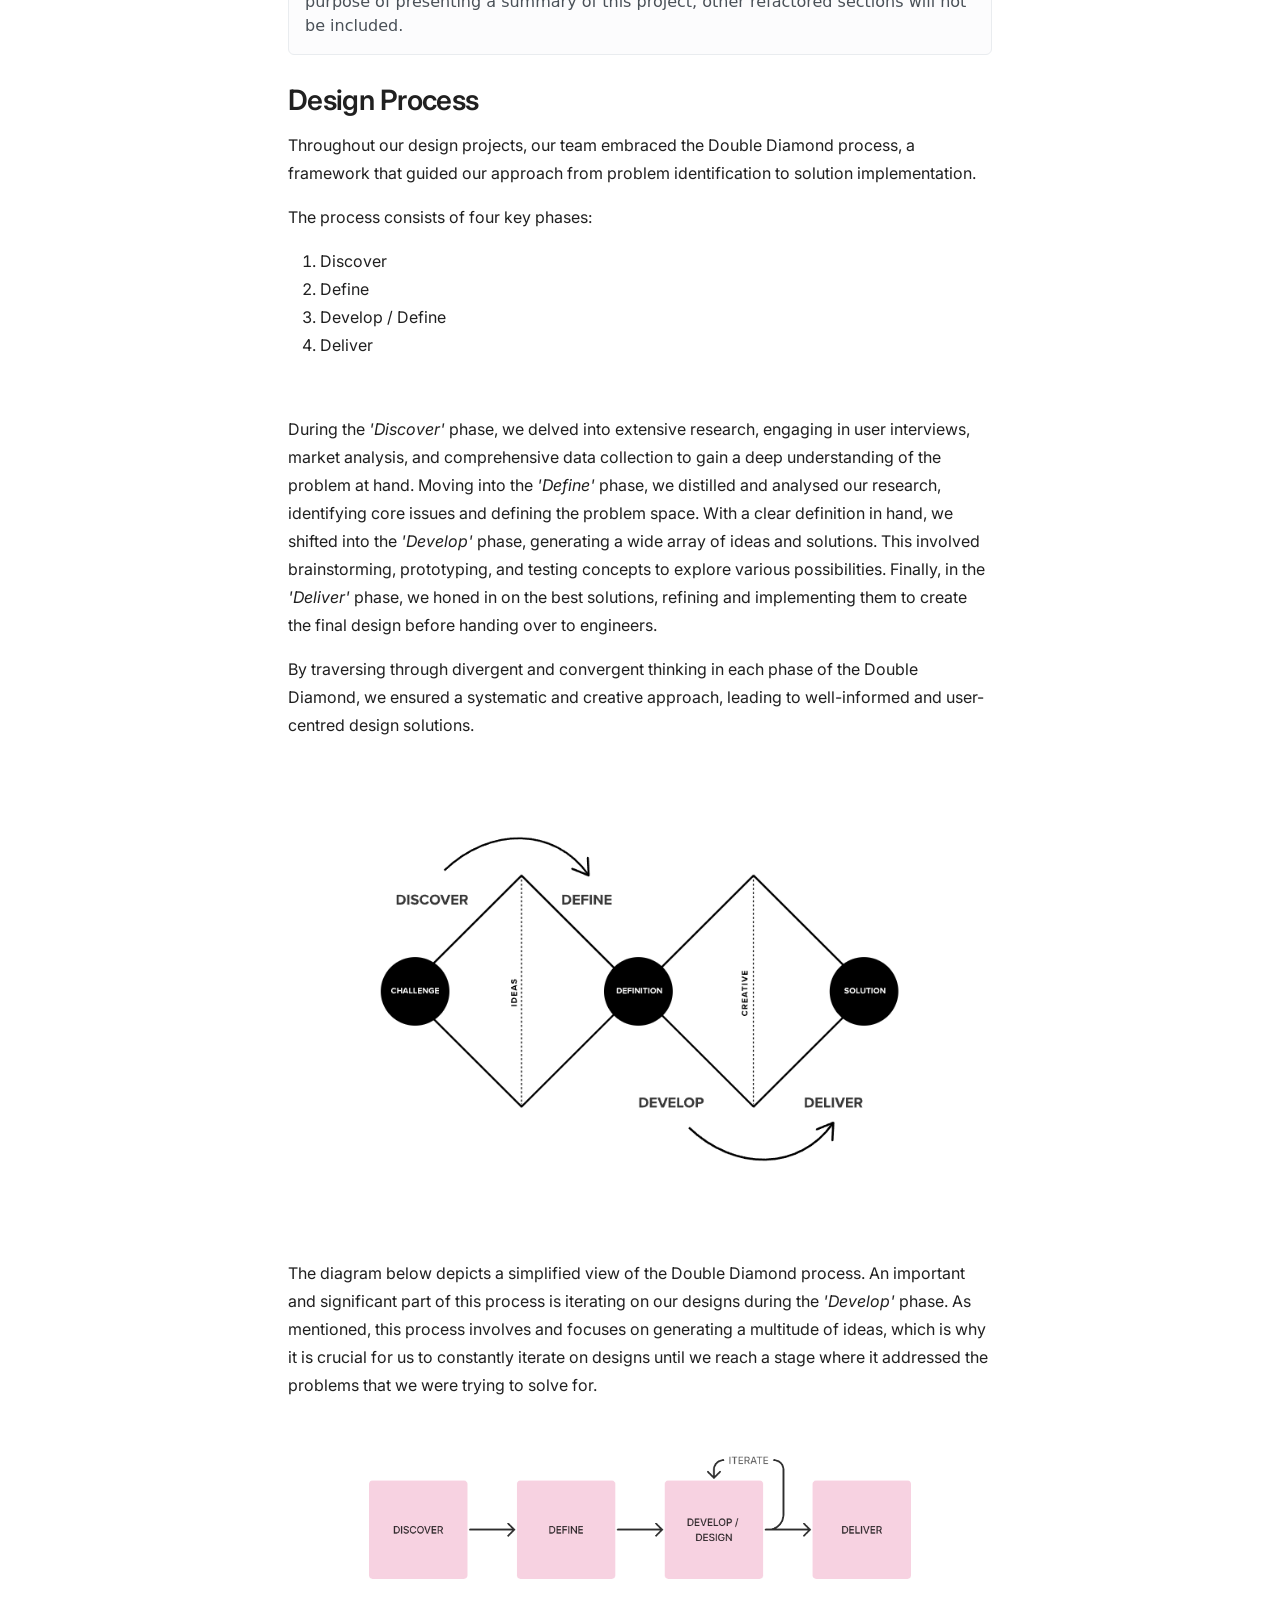
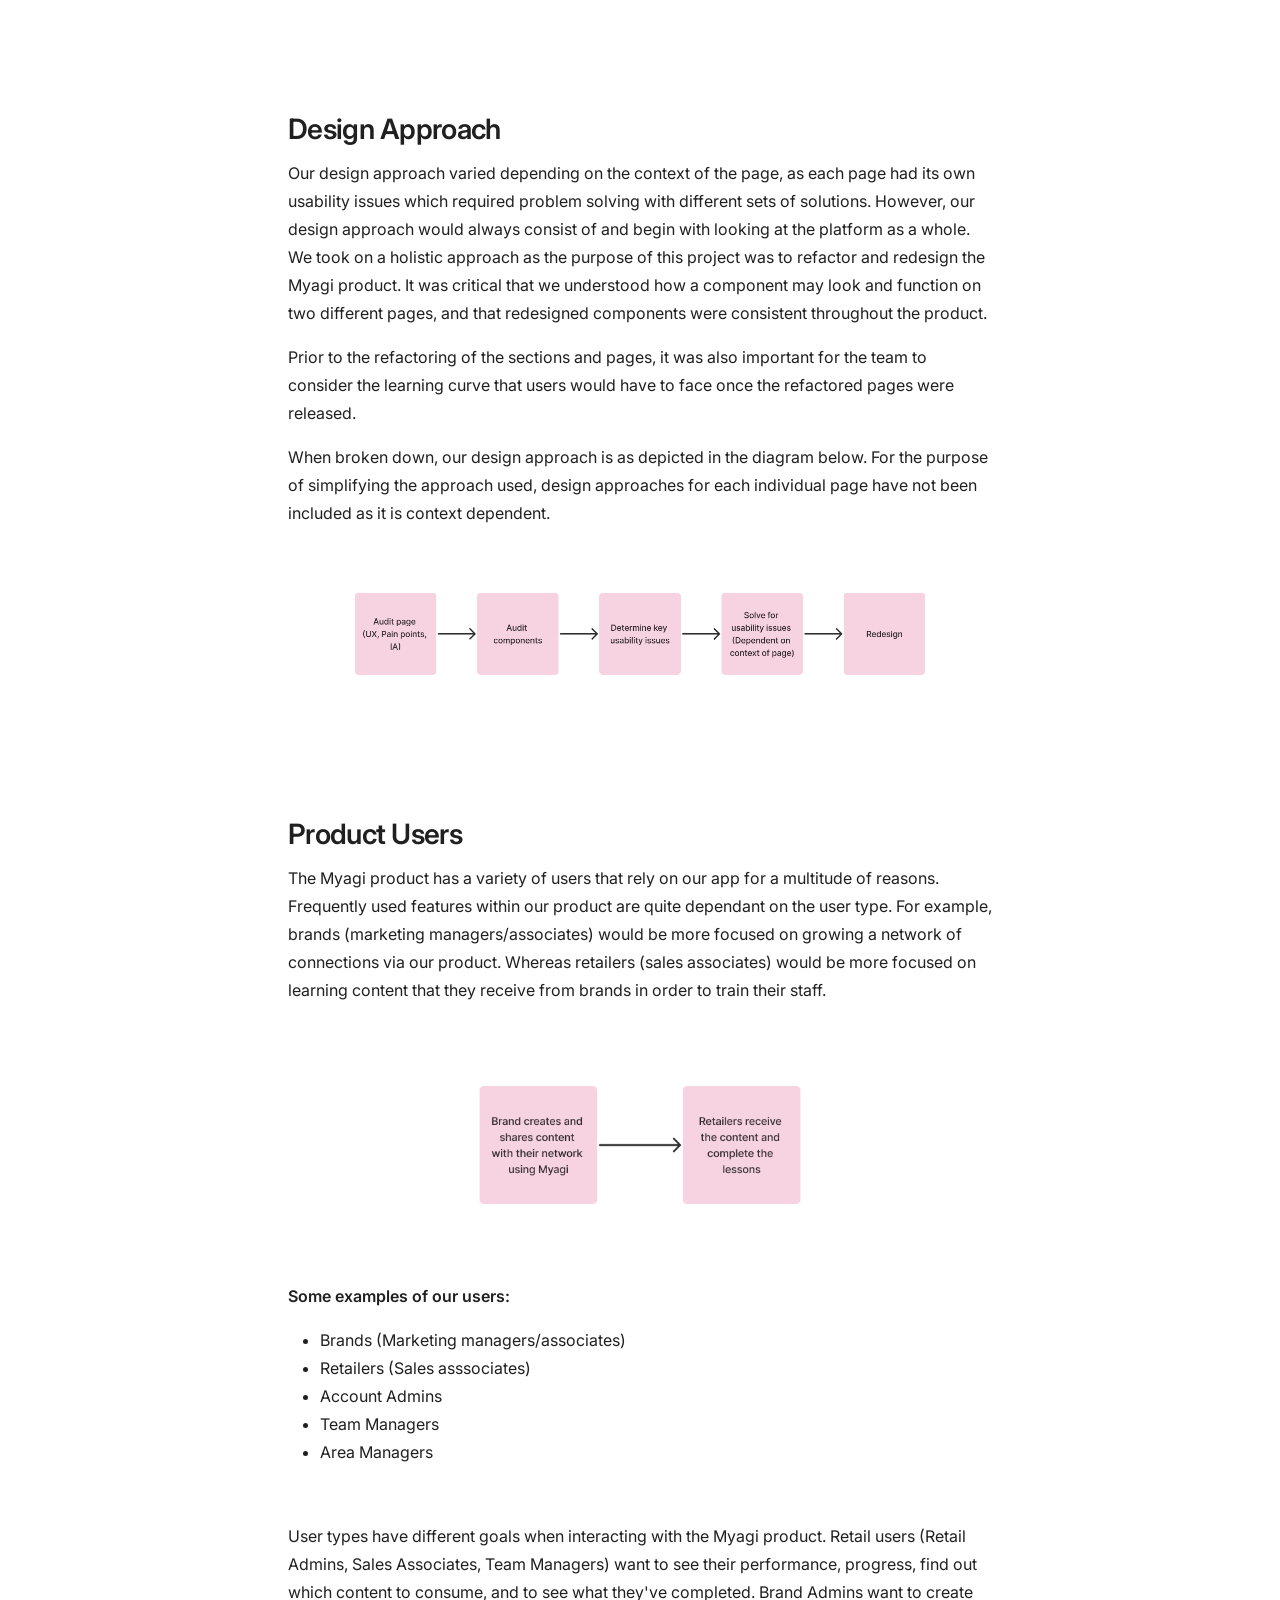
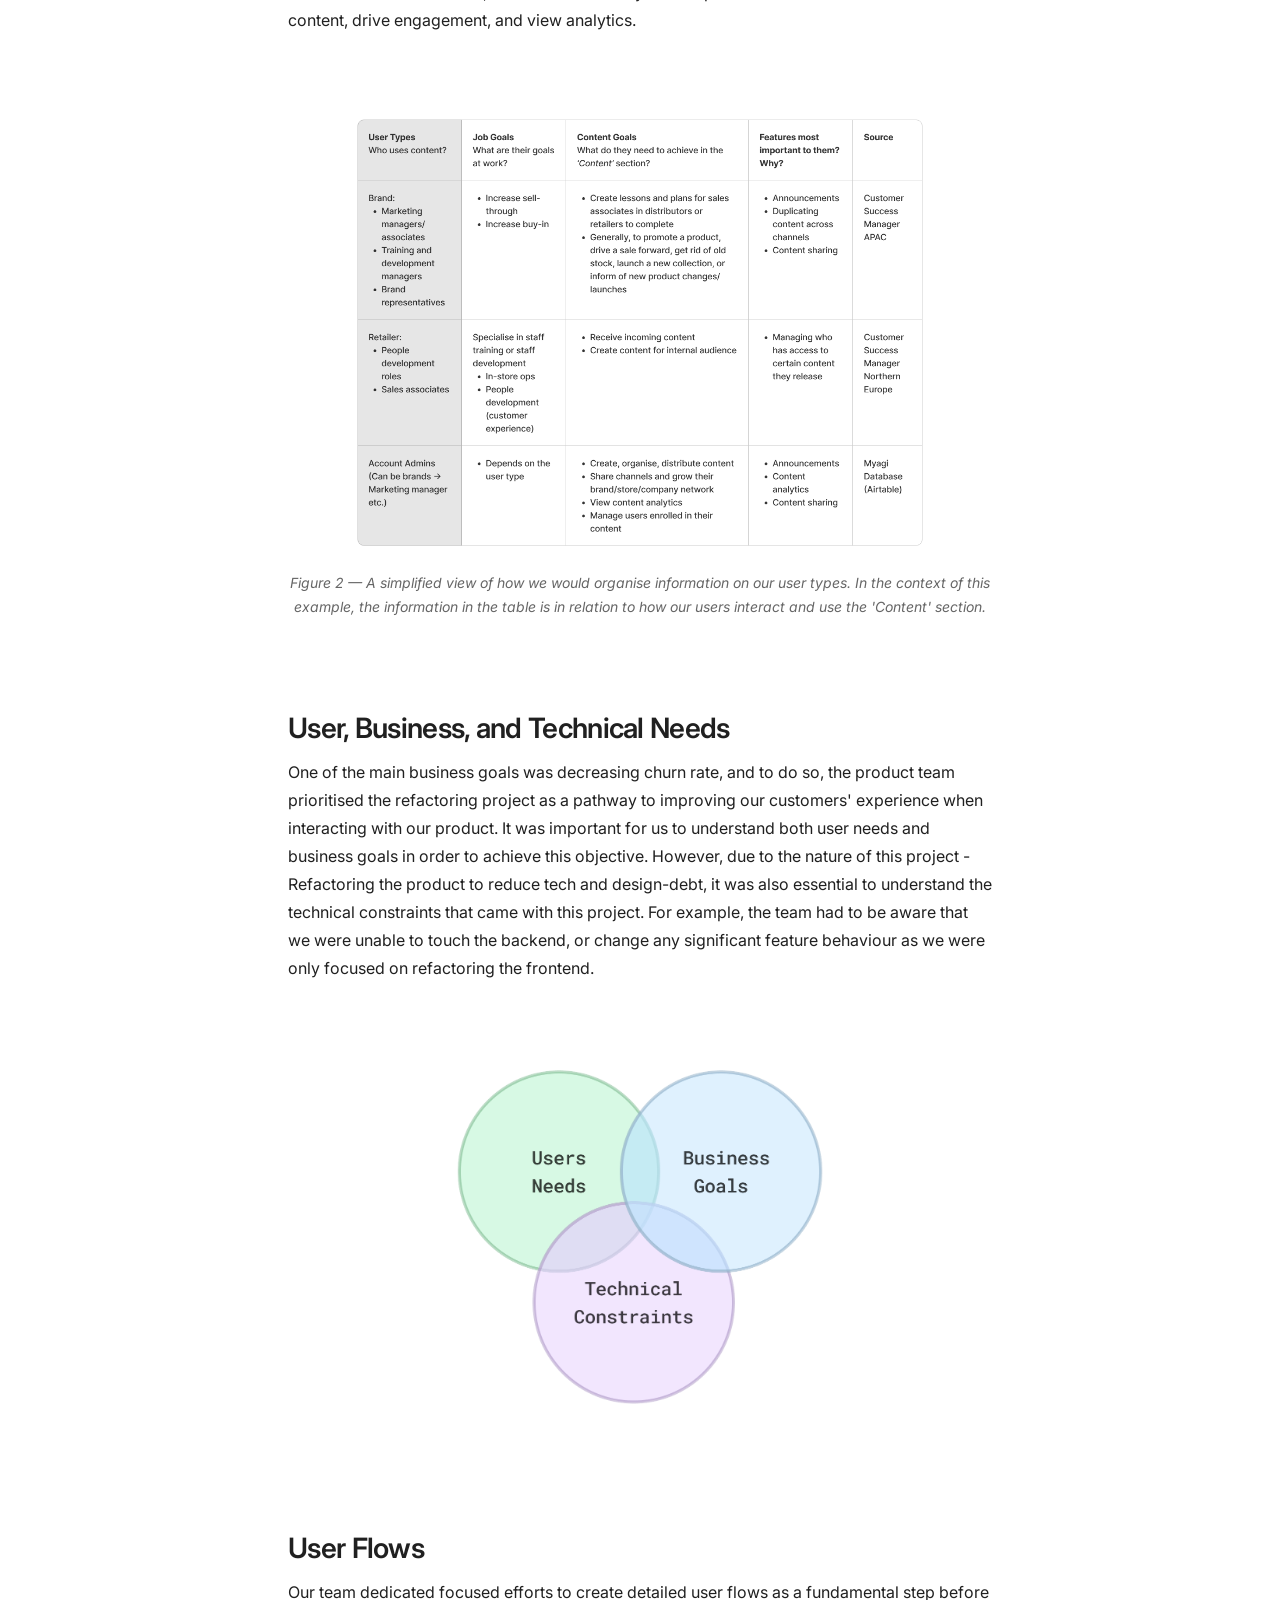
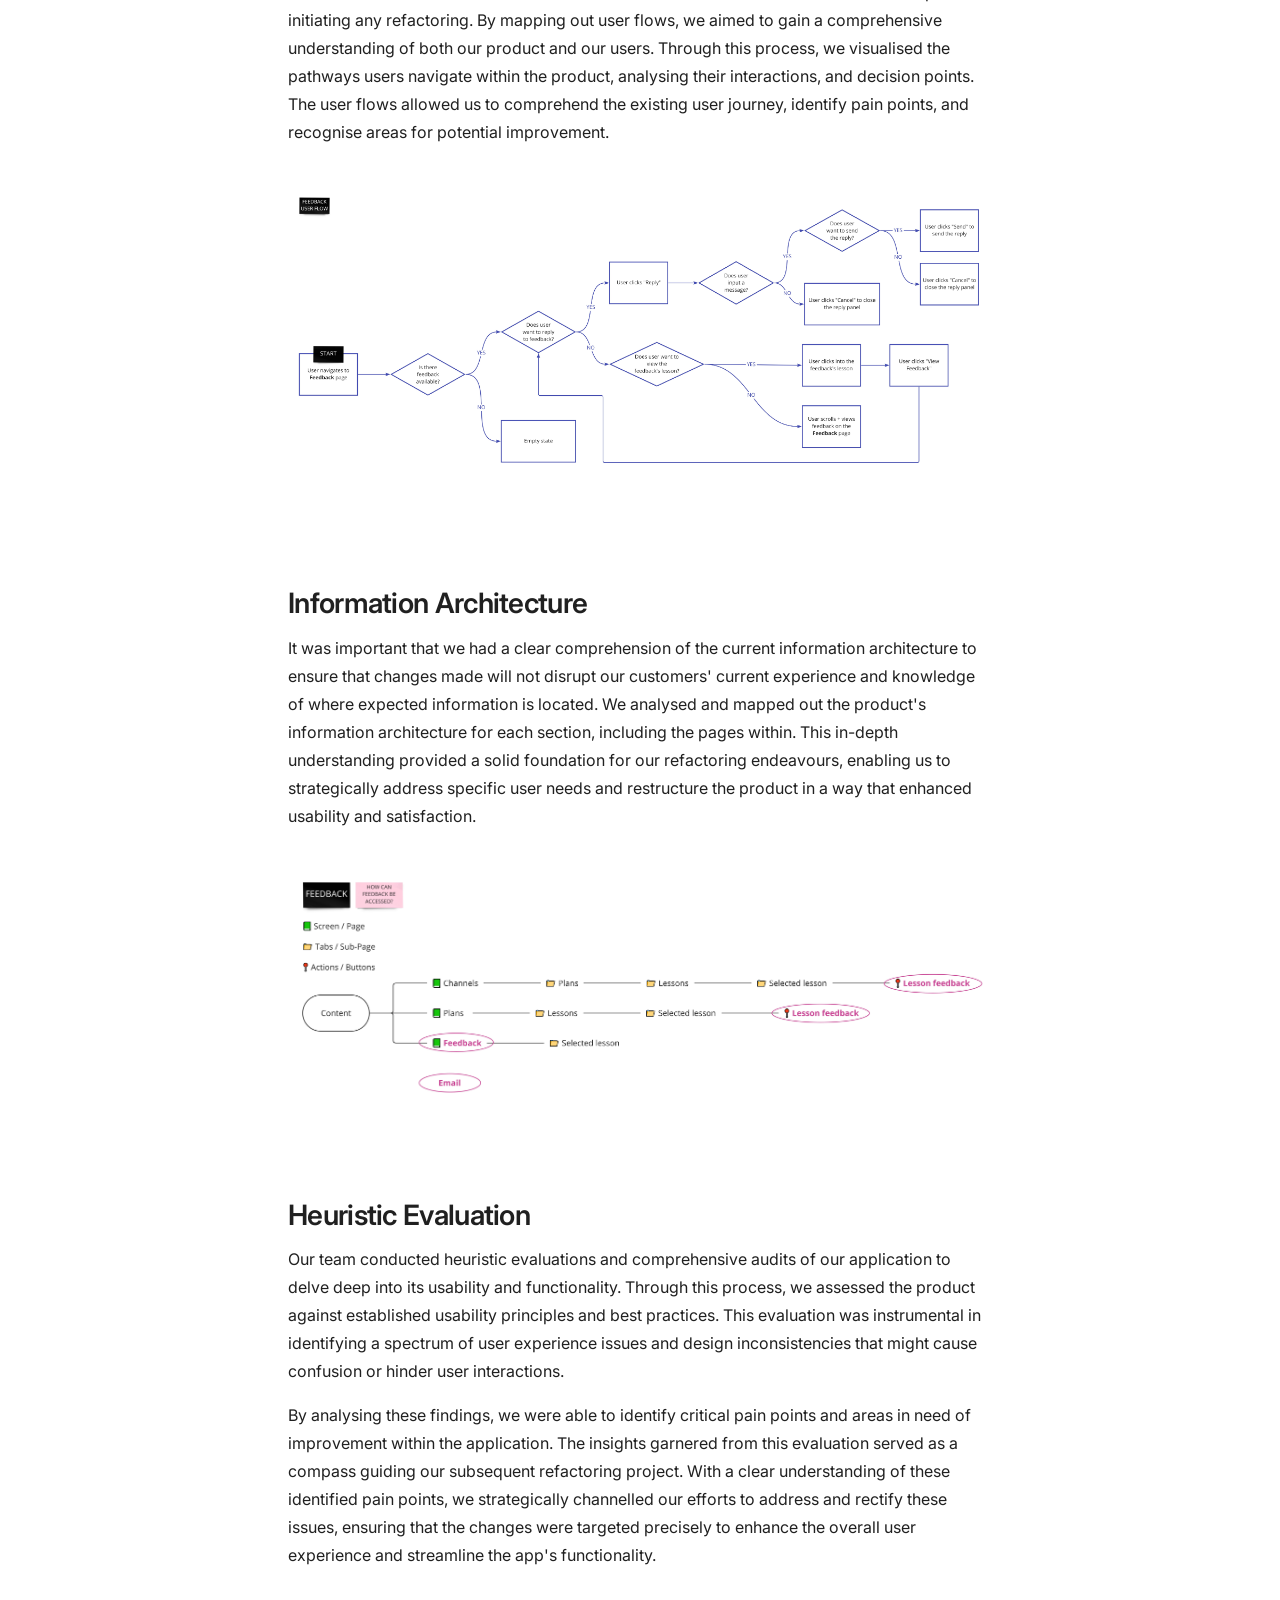
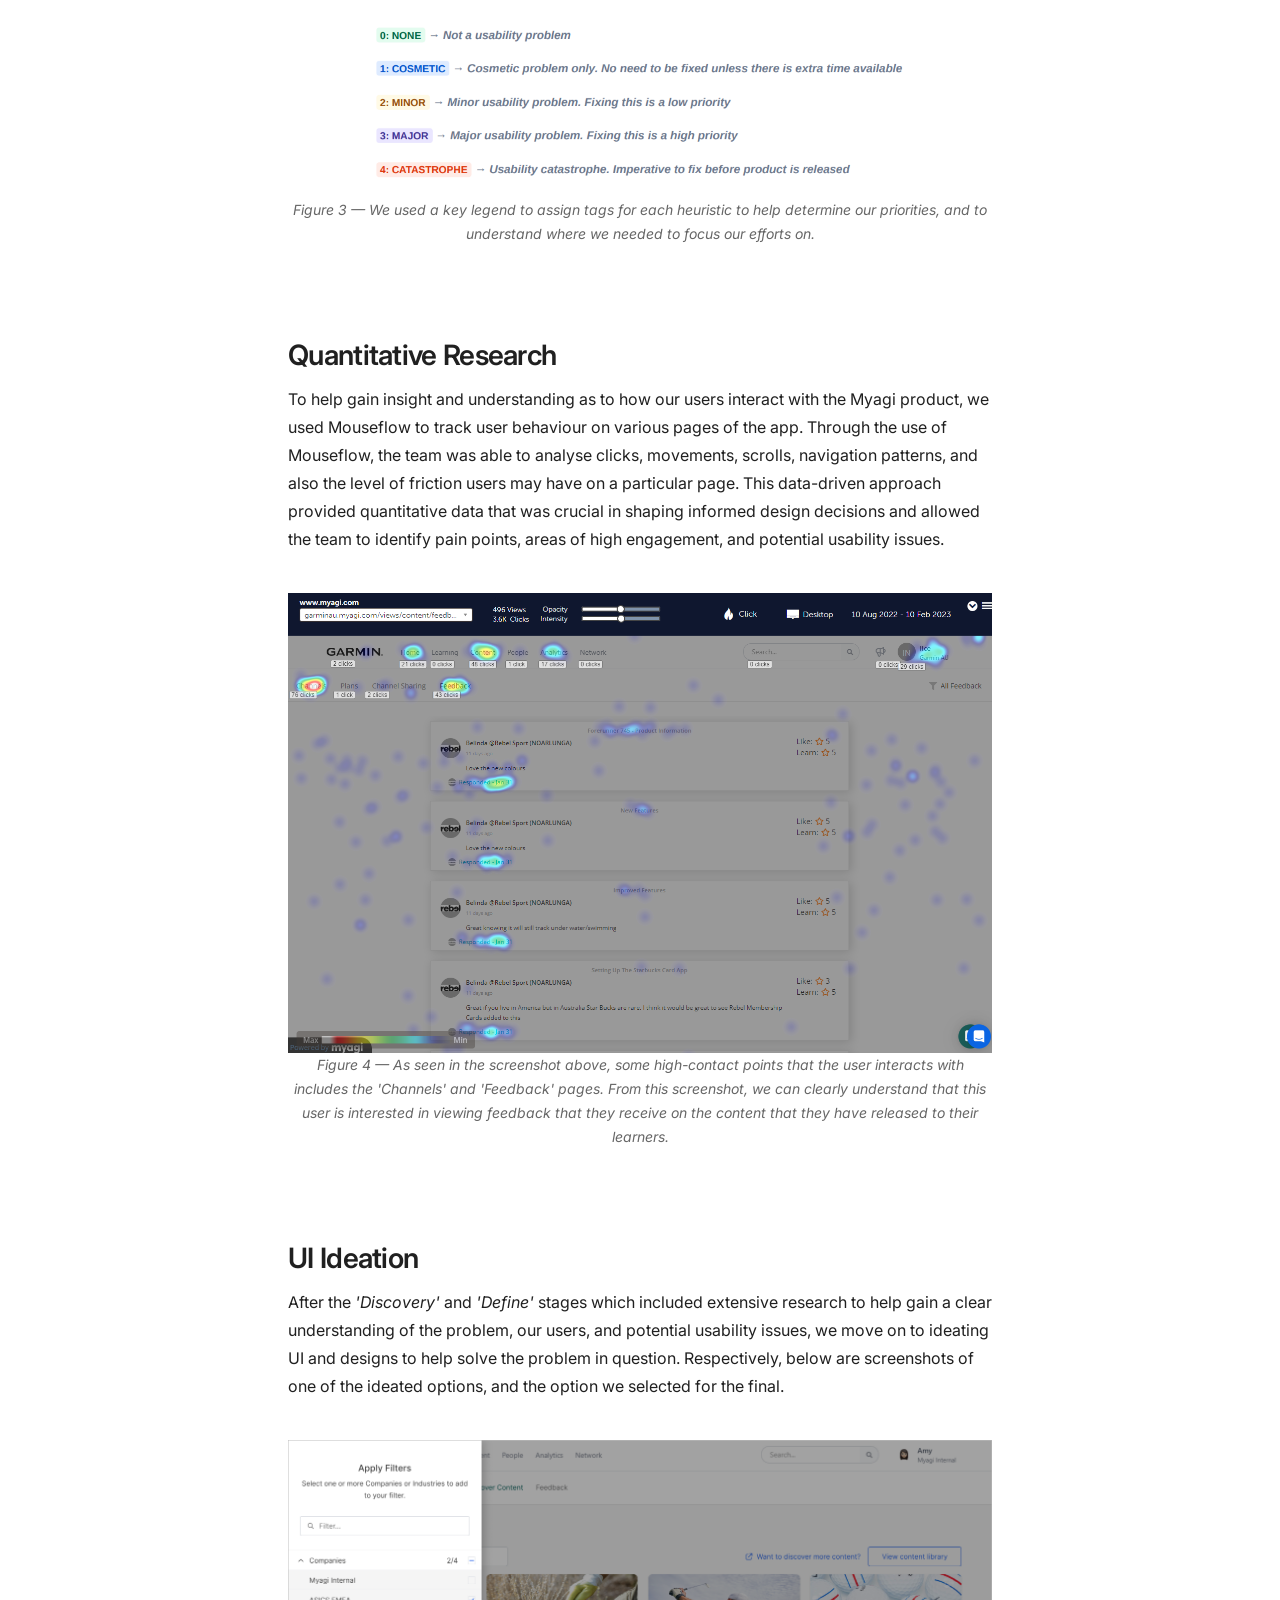
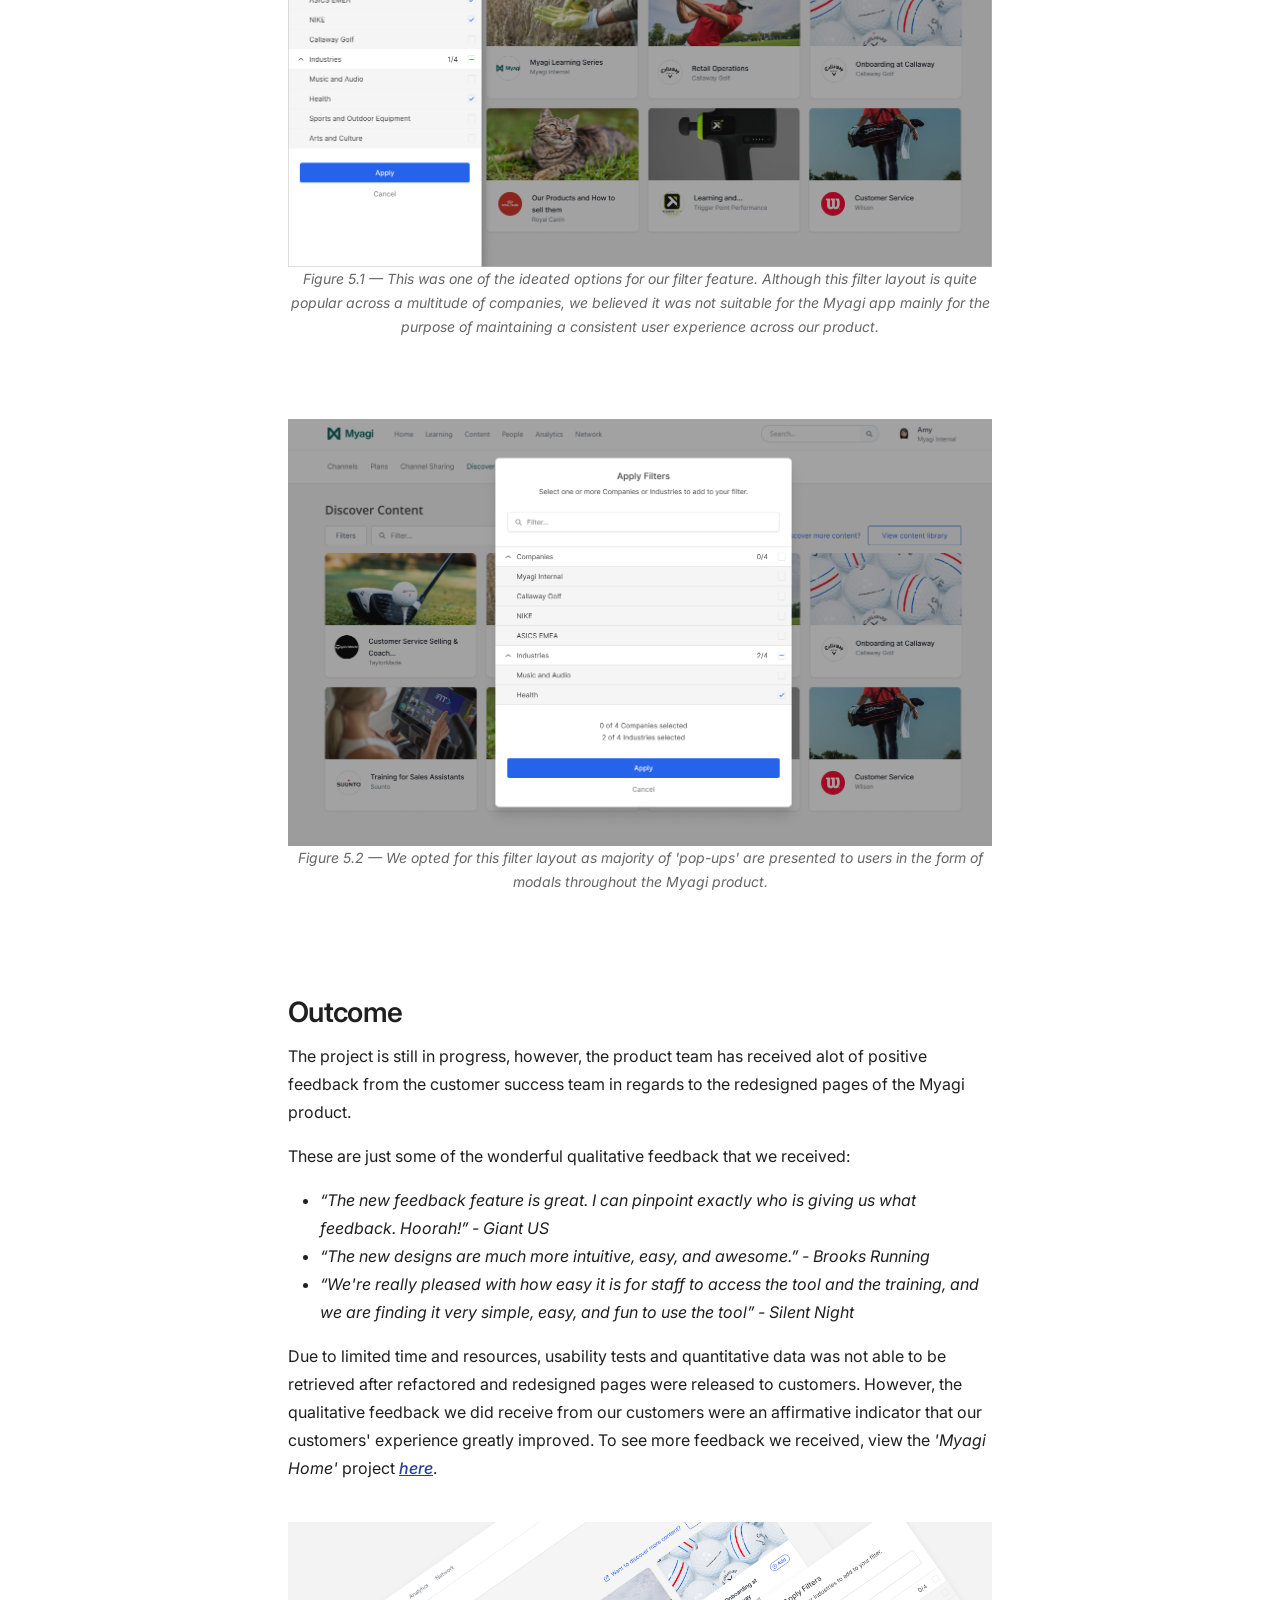
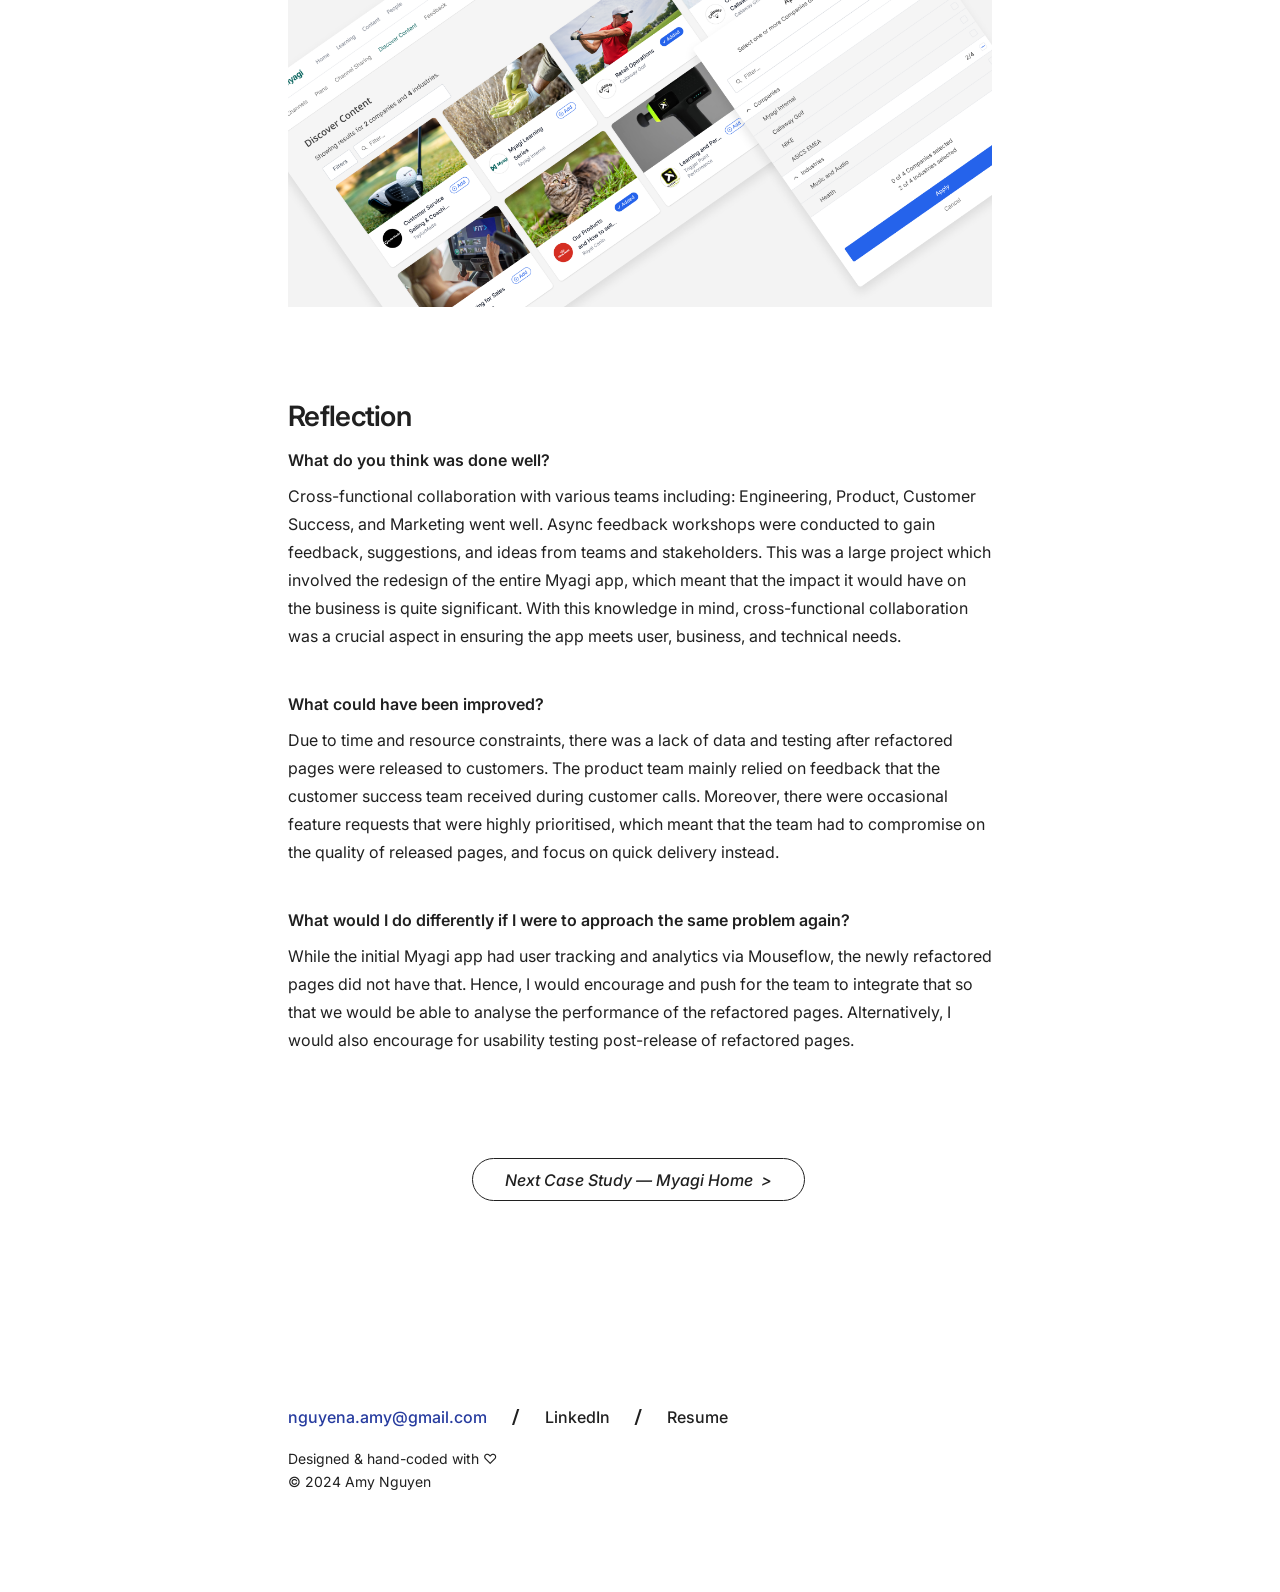
<file: myagi_FE2.html>
<!DOCTYPE HTML>
<html>

<head>
    <link rel="icon" href="images/misc/favicon.png">
    <title>Myagi Frontend Refactor | Amy Nguyen</title>
    <meta charset="utf-8" />
    <meta name="viewport" content="width=device-width, initial-scale=1">
    <!-- CSS only -->
    <link href="https://cdn.jsdelivr.net/npm/bootstrap@5.3.2/dist/css/bootstrap.min.css" rel="stylesheet" integrity="sha384-T3c6CoIi6uLrA9TneNEoa7RxnatzjcDSCmG1MXxSR1GAsXEV/Dwwykc2MPK8M2HN" crossorigin="anonymous">
    <link rel="stylesheet" href="css/main.css" />
    <link rel="stylesheet" href="https://cdnjs.cloudflare.com/ajax/libs/font-awesome/4.7.0/css/font-awesome.min.css">
</head>

<body>
    <div class="desktop-view">
        <!-- Navigation Bar -->
        <nav>
            <ul>
                <li><a href="index.html" class="brand">AMY.N</a></li>
                <div id="nav-right">
                    <li><a href="index.html">WORK</a></li>
                    <li><a href="sundry.html">SUNDRY</a></li>
                    <li><a href="about.html">ABOUT</a></li>
                    <li><a href="contact.html">CONTACT</a></li>
                </div>
            </ul>

            <!-- Right Nav -->
            <!-- <div class="menu-icon" onclick="toggleMenu()">
                <div onclick="openMenu()">
                    <div onclick="menu(this)">
                        <span class="line-1"></span>
                        <span class="line-2"></span>
                        <span class="line-3"></span>
                    </div>
                </div>
                <ul class="menu-main">
                    <li><a href="index.html">work</a></li>
                    <li><a href="play.html">play</a></li>
                    <li><a href="about.html" class="current-page">about</a></li>
                    <li><a href="contact.html">contact</a></li>
                </ul>
                <ul class="menu-content" id="menu">
                    <li><a href="index.html">work</a></li>
                    <li><a href="play.html">play</a></li>
                    <li><a href="about.html" class="current-page">about</a></li>
                    <li><a href="contact.html">contact</a></li>
                </ul>
            </div> -->
        </nav>

        <!-- Content Preview -->
        <div class="align-preview">
            <span class="img-preview"><img src="images/myagi_FE2/FE2 cover.png" alt="" /></span>
        </div>

        <!-- Main Content -->
        <div class="container-content">
            <h2 style="text-align: center;">Myagi Frontend Refactor</h2>

            <!-- Project Overview -->
            <h4>Project Overview</h4>
            <p class="p-hdr" style="margin-top: -1em;">Team</p>
            <p class="p-content">
                Scrum team consisted of 3 software engineers, 1 QA engineer, 1 designer, and 1 product manager. 
                Design team consisted of 3 designers, where I led the Frontend Refactor project as the designer assigned to the scrum team.
            </p>
            <p class="p-hdr">Role</p>
            <p class="p-content">
                As the lead designer for this project, I was responsible for redesigning the Myagi app. This involved conducting user research 
                (interviews, surveys), ideation of UI designs, and handover of designs to engineers. I was also responsible for facilitating feedback 
                workshops while articulating design decisions from a technical and business standpoint to my scrum team and to stakeholders.
            </p>
            <p class="p-hdr">Tools</p>
            <p class="p-content">
            <ul>
                <li>Figma</li>
                <li>Miro</li>
                <li>Confluence</li>
                <li>Jira</li>
                <li>Storybook</li>
                <li>Metabase</li>
                <li>Mouseflow</li>
                <li>Intercom</li>
                <li>Productboard</li>
                <li>Airtable</li>
                <li>GitHub</li>
            </ul>
            </p>

            <!-- What is Myagi? -->
            <h4 class="sub-margin">What is Myagi?</h4>
            <p>
                Myagi is a Retail Sales Enablement platform that lets brand and retailers deliver the right product knowledge to retail sales 
                associates at scale. Through Myagi, both suppliers and their reseller partners can optimize sell-through by improving what we call 
                the Knowledge Supply Chain—the path information takes to get from its start to end, across multiple companies and teams and people.
                If you've ever had issues with important knowledge not getting to the right place, not getting there in time, not being understood, 
                or easily being forgotten, you probably have a broken Knowledge Supply Chain.
            </p>

            <!-- Problem Statement -->
            <h4 class="sub-margin">Problem Statement</h4>
            <p>
                The Myagi Product has grown to a stage where customers are requesting a variety of features that we are unable to deliver efficiently 
                due to the accumulation of technical and design-debt within the product.
            </p>

            <!-- Objectives + Goals -->
            <h4 class="sub-margin">Objectives + Goals</h4>
            <p>
                Our primary objective for this project was to refactor and redesign the Myagi app's frontend to reduce tech and design-debt. From a design perspective, 
                our goal was to improve the product's overall UX and UI. The Myagi product features 6 key directories accessible via the navigation bar:
            </p>
            <ul>
                <li>Home</li>
                <li>Learning</li>
                <li>Content</li>
                <li>People</li>
                <li>People</li>
                <li>Analytics</li>
                <li>Network</li>
            </ul>
            <p>The frontend refactor project involved the refactor and redesign of the sections listed above, which are also inclusive of the individual pages within each section.</p>
            <div style="margin-top: 2.5em;">
                <span class="img-center"><img src="images/myagi_FE2/Navbar.png" alt="" /></span>
            </div>
            <p class="figure">Figure 1 — Each section that required refactoring, corresponds to the sections displayed in the navigation bar</p>

            <!-- Design Process -->
            <div class="alert alert-light" role="alert" style="margin: 4em 0 -4em 0;">
                <b>Disclaimer: </b>The examples shown below are just one section of the Myagi product — <i>'Content'</i> section. Multiple sections and pages were refactored; However, for the purpose 
                of presenting a summary of this project, other refactored sections will not be included.
            </div>
            <h4 class="sub-margin">Design Process</h4>
            <p>Throughout our design projects, our team embraced the Double Diamond process, a framework that guided our approach from problem identification to solution implementation.</p>
            <p>The process consists of four key phases:</p>
            <ol>
                <li>Discover</li>
                <li>Define</li>
                <li>Develop / Define</li>
                <li>Deliver</li>
            </ol>
            <br>
            <p>
                During the <i>'Discover'</i> phase, we delved into extensive research, engaging in user interviews, market analysis, and comprehensive data collection to gain a deep understanding of the 
                problem at hand. Moving into the <i>'Define'</i> phase, we distilled and analysed our research, identifying core issues and defining the problem space. With a clear definition in hand, 
                we shifted into the <i>'Develop'</i> phase, generating a wide array of ideas and solutions. This involved brainstorming, prototyping, and testing concepts to explore various possibilities. 
                Finally, in the <i>'Deliver'</i> phase, we honed in on the best solutions, refining and implementing them to create the final design before handing over to engineers.
            </p>
            <p>
                By traversing through divergent and convergent thinking in each phase of the Double Diamond, we ensured a systematic and creative approach, leading to well-informed and user-centred design solutions.
            </p>
            <div style="margin: 5em 0 5em 0;">
                <span class="img-center"><img src="images/myagi_FE2/Double Diamond Process.png" alt="" style="width: 80%"/></span>
            </div>
            <p>
                The diagram below depicts a simplified view of the Double Diamond process. An important and significant part of this process is iterating on our designs during the <i>'Develop'</i> phase. As mentioned, 
                this process involves and focuses on generating a multitude of ideas, which is why it is crucial for us to constantly iterate on designs until we reach a stage where it addressed the problems 
                that we were trying to solve for.
            </p>
            <div>
                <span class="img-center"><img src="images/myagi_FE2/Double Diamond Simplified.png" alt=""/></span>
            </div>

            <!-- Design Approach -->
            <h4 class="sub-margin">Design Approach</h4>
            <p>
                Our design approach varied depending on the context of the page, as each page had its own usability issues which required problem solving with different sets of solutions. However, our design approach 
                would always consist of and begin with looking at the platform as a whole. We took on a holistic approach as the purpose of this project was to refactor and redesign the Myagi product. It was critical 
                that we understood how a component may look and function on two different pages, and that redesigned components were consistent throughout the product.
            </p>
            <p>
                Prior to the refactoring of the sections and pages, it was also important for the team to consider the learning curve that users would have to face once the refactored pages were released.
            </p>
            <p>
                When broken down, our design approach is as depicted in the diagram below. For the purpose of simplifying the approach used, design approaches for each individual page have not been included as it is context dependent.
            </p>
            <div>
                <span class="img-center"><img src="images/myagi_FE2/Design Approach.png" alt="" /></span>
            </div>

            <!-- Product Users -->
            <h4 class="sub-margin">Product Users</h4>
            <p>
                The Myagi product has a variety of users that rely on our app for a multitude of reasons. Frequently used features within our product are quite dependant on the user type. For example, brands 
                (marketing managers/associates) would be more focused on growing a network of connections via our product. Whereas retailers (sales associates) would be more focused on learning content that 
                they receive from brands in order to train their staff.
            </p>
            <div>
                <span class="img-center"><img src="images/myagi_FE2/Brand and Retailer.png" alt="" style="width: 70%;"/></span>
            </div>
            <p class="p-bold">Some examples of our users:</p>
            <ul>
                <li>Brands (Marketing managers/associates)</li>
                <li>Retailers (Sales asssociates)</li>
                <li>Account Admins</li>
                <li>Team Managers</li>
                <li>Area Managers</li>
            </ul>
            <br>
            <p>
                User types have different goals when interacting with the Myagi product. Retail users (Retail Admins, Sales Associates, Team Managers) want to see their performance, progress, find out which content to consume, 
                and to see what they've completed. Brand Admins want to create content, drive engagement, and view analytics.
            </p>
            <div>
                <span class="img-center"><img src="images/myagi_FE2/Product Users.png" alt="" /></span>
            </div>
            <p class="figure" style="margin: 0;">Figure 2 — A simplified view of how we would organise information on our user types. In the context of this example, the information in the table is in relation to how our users interact and use the <i>'Content'</i> section.</p>

            <!-- User, Business, and Technical Needs -->
            <h4 class="sub-margin">User, Business, and Technical Needs</h4>
            <p>
                One of the main business goals was decreasing churn rate, and to do so, the product team prioritised the refactoring project as a pathway to improving our customers' experience when interacting with our product. 
                It was important for us to understand both user needs and business goals in order to achieve this objective. However, due to the nature of this project - Refactoring the product to reduce tech and design-debt, 
                it was also essential to understand the technical constraints that came with this project. For example, the team had to be aware that we were unable to touch the backend, or change any significant feature behaviour 
                as we were only focused on refactoring the frontend.
            </p>
            <div>
                <span class="img-center"><img src="images/myagi_FE2/User Business Tech Needs.png" alt="" style="width: 80%;"/></span>
            </div>

            <!-- User Flows -->
            <h4 class="sub-margin">User Flows</h4>
            <p>
                Our team dedicated focused efforts to create detailed user flows as a fundamental step before initiating any refactoring. By mapping out user flows, we aimed to gain a comprehensive understanding of both our product and our users. 
                Through this process, we visualised the pathways users navigate within the product, analysing their interactions, and decision points. The user flows allowed us to comprehend the existing user journey, identify pain points, 
                and recognise areas for potential improvement. 
            </p>
            <br>
            <div>
                <span class="img-center"><img src="images/myagi_FE2/Feedback User Flow.jpg" alt="" /></span>
            </div>

            <!-- Information Architecture -->
            <h4 class="sub-margin">Information Architecture</h4>
            <p>
                It was important that we had a clear comprehension of the current information architecture to ensure that changes made will not disrupt our customers' current experience and knowledge of where expected information is located. 
                We analysed and mapped out the product's information architecture for each section, including the pages within. This in-depth understanding provided a solid foundation for our refactoring endeavours, enabling us to strategically 
                address specific user needs and restructure the product in a way that enhanced usability and satisfaction.
            </p>
            <br>
            <div>
                <span class="img-center"><img src="images/myagi_FE2/Content_Feedback_IA.jpg" alt="" /></span>
            </div>

            <!-- Heuristic Evaluation -->
            <h4 class="sub-margin">Heuristic Evaluation</h4>
            <p>
                Our team conducted heuristic evaluations and comprehensive audits of our application to delve deep into its usability and functionality. Through this process, we assessed the product against established usability principles 
                and best practices. This evaluation was instrumental in identifying a spectrum of user experience issues and design inconsistencies that might cause confusion or hinder user interactions. 
            </p>
            <p>
                By analysing these findings, we were able to identify critical pain points and areas in need of improvement within the application. The insights garnered from this evaluation served as a compass guiding our subsequent refactoring project. 
                With a clear understanding of these identified pain points, we strategically channelled our efforts to address and rectify these issues, ensuring that the changes were targeted precisely to enhance the overall user experience and streamline 
                the app's functionality.
            </p>
            <br>
            <div>
                <span class="img-center"><img src="images/myagi_FE2/Pain Point Ratings.png" alt="" style="width: 80%;"/></span>
            </div>
            <p class="figure" style="margin: 0;">Figure 3 — We used a key legend to assign tags for each heuristic to help determine our priorities, and to understand where we needed to focus our efforts on.</p>

            <!-- Quantitative Research -->
            <h4 class="sub-margin">Quantitative Research</h4>
            <p>
                To help gain insight and understanding as to how our users interact with the Myagi product, we used Mouseflow to track user behaviour on various pages of the app. Through the use of Mouseflow, the team was able to analyse clicks, movements, 
                scrolls, navigation patterns, and also the level of friction users may have on a particular page. This data-driven approach provided quantitative data that was crucial in shaping informed design decisions and allowed the team to identify 
                pain points, areas of high engagement, and potential usability issues.
            </p>
            <br>
            <div>
                <span class="img-center"><img src="images/myagi_FE2/Mouseflow.png" alt="" /></span>
            </div>
            <p class="figure" style="margin: 0;">
                Figure 4 — As seen in the screenshot above, some high-contact points that the user interacts with includes the <i>'Channels'</i> and <i>'Feedback'</i> pages. From this screenshot, we can clearly understand that this user is interested in 
                viewing feedback that they receive on the content that they have released to their learners.
            </p>

            <!-- UI Ideation -->
            <h4 class="sub-margin">UI Ideation</h4>
            <p>
                After the <i>'Discovery'</i> and <i>'Define'</i> stages which included extensive research to help gain a clear understanding of the problem, our users, and potential usability issues, we move on to ideating UI and designs to help solve the problem in question. 
                Respectively, below are screenshots of one of the ideated options, and the option we selected for the final.
            </p>
            <br>
            <div>
                <span class="img-center"><img src="images/myagi_FE2/FE2 Ideation 1.png" alt="" /></span>
            </div>
            <p class="figure" style="margin: 0;">
                Figure 5.1 — This was one of the ideated options for our filter feature. Although this filter layout is quite popular across a multitude of companies, we believed it was not suitable for the Myagi app mainly for the purpose of maintaining a consistent user experience across our product.
            </p>

            <div style="margin: 5em 0 0 0;">
                <span class="img-center"><img src="images/myagi_FE2/FE2 Ideation 2.png" alt="" /></span>
            </div>
            <p class="figure">
                Figure 5.2 — We opted for this filter layout as majority of 'pop-ups' are presented to users in the form of modals throughout the Myagi product.
            </p>

            <!-- Outcome -->
            <h4 class="sub-margin" style="margin-top: 0.8em;">Outcome</h4>
            <p>
                The project is still in progress, however, the product team has received alot of positive feedback from the customer success team in regards to the redesigned pages of the Myagi product. 
            </p>
            <p>These are just some of the wonderful qualitative feedback that we received:</p>
            <ul>
                <li><i>“The new feedback feature is great. I can pinpoint exactly who is giving us what feedback. Hoorah!” - Giant US</i></li>
                <li><i>“The new designs are much more intuitive, easy, and awesome.” - Brooks Running</i></li>
                <li><i>“We're really pleased with how easy it is for staff to access the tool and the training, and we are finding it very simple, easy, and fun to use the tool” - Silent Night</i></li>
            </ul>
            <p>
                Due to limited time and resources, usability tests and quantitative data was not able to be retrieved after refactored and redesigned pages were released to customers. However, the qualitative feedback we did receive from our customers were an 
                affirmative indicator that our customers' experience greatly improved. To see more feedback we received, view the <i>'Myagi Home'</i> project <a href="myagi_home.html" class="link">here</a>.
            </p>
            <br>
            <div>
                <span class="img-center"><img src="images/myagi_FE2/FE2 cover.png" alt="" /></span>
            </div>
            
            <!-- Reflection -->
            <h4 class="sub-margin">Reflection</h4>
            <p class="p-bold">What do you think was done well?</p>
            <p class="p-content">
                Cross-functional collaboration with various teams including: Engineering, Product, Customer Success, and Marketing went well. Async feedback workshops were conducted to gain feedback, suggestions, and ideas from teams and stakeholders. 
                This was a large project which involved the redesign of the entire Myagi app, which meant that the impact it would have on the business is quite significant. With this knowledge in mind, cross-functional collaboration was a crucial aspect 
                in ensuring the app meets user, business, and technical needs.
            </p>
            <br>
            <p class="p-bold">What could have been improved?</p>
            <p class="p-content">
                Due to time and resource constraints, there was a lack of data and testing after refactored pages were released to customers. The product team mainly relied on feedback that the customer success team received during customer calls. 
                Moreover, there were occasional feature requests that were highly prioritised, which meant that the team had to compromise on the quality of released pages, and focus on quick delivery instead.
            </p>
            <br>
            <p class="p-bold">What would I do differently if I were to approach the same problem again?</p>
            <p class="p-content">
                While the initial Myagi app had user tracking and analytics via Mouseflow, the newly refactored pages did not have that. Hence, I would encourage and push for the team to integrate that so that we would be able to analyse the 
                performance of the refactored pages. Alternatively, I would also encourage for usability testing post-release of refactored pages. 
            </p>

            <!-- Next Case Study -->
            <div class="next">
                <a href="myagi_home.html" class="main-btn">Next Case Study — Myagi Home&nbsp;&nbsp;></a>
            </div>

            <!-- Footer -->
            <div style="margin-top: 12em;">
                <div>
                    <span>
                        <a href="mailto:nguyena.amy@gmail.com" class="footer-link"
                            id="contrast-colour">nguyena.amy@gmail.com</a>
                    </span>
                    <span class="footer-div">/</span>
                    <span>
                        <a href="https://www.linkedin.com/in/amy-nguyen-6a862119b/" class="footer-link"
                            target="_blank">LinkedIn</a>
                    </span>
                    <span class="footer-div">/</span>
                    <span>
                        <a href="images/Resume.pdf" download="Amy_Nguyen_Resume"
                            class="footer-link">Resume</a>
                    </span>
                </div>
                <p style="font-size: 14px;">Designed & hand-coded with &#9825;</p>
                <p style="margin-top: -1.5em; font-size: 14px;">&#169; 2024 Amy Nguyen</p>
            </div>

            <a id="go-to-top" href="#">&#8593;</a>
        </div>

        <!-- Scripts -->
        <script src="js/jquery-3.5.1.min.js"></script>
        <script src="js/go-to-top.js"></script>
        <script src="js/menu.js"></script>

    </div>

    <!-- Mobile/Small Screen View -->
    <div class="mobile-view">
        <div class="container-fluid">
            <div class="row">
                <div class="d-flex justify-content-center">
                    <header>
                        <h1 class="name" style="text-align: center;">UH OH!</h1>
                        <p class="alert-mobile">PLEASE VISIT ME ON A LARGER SCREEN</p>
                    </header>
                </div>
            </div>
        </div>
    </div>

</body>

</html>
</file>
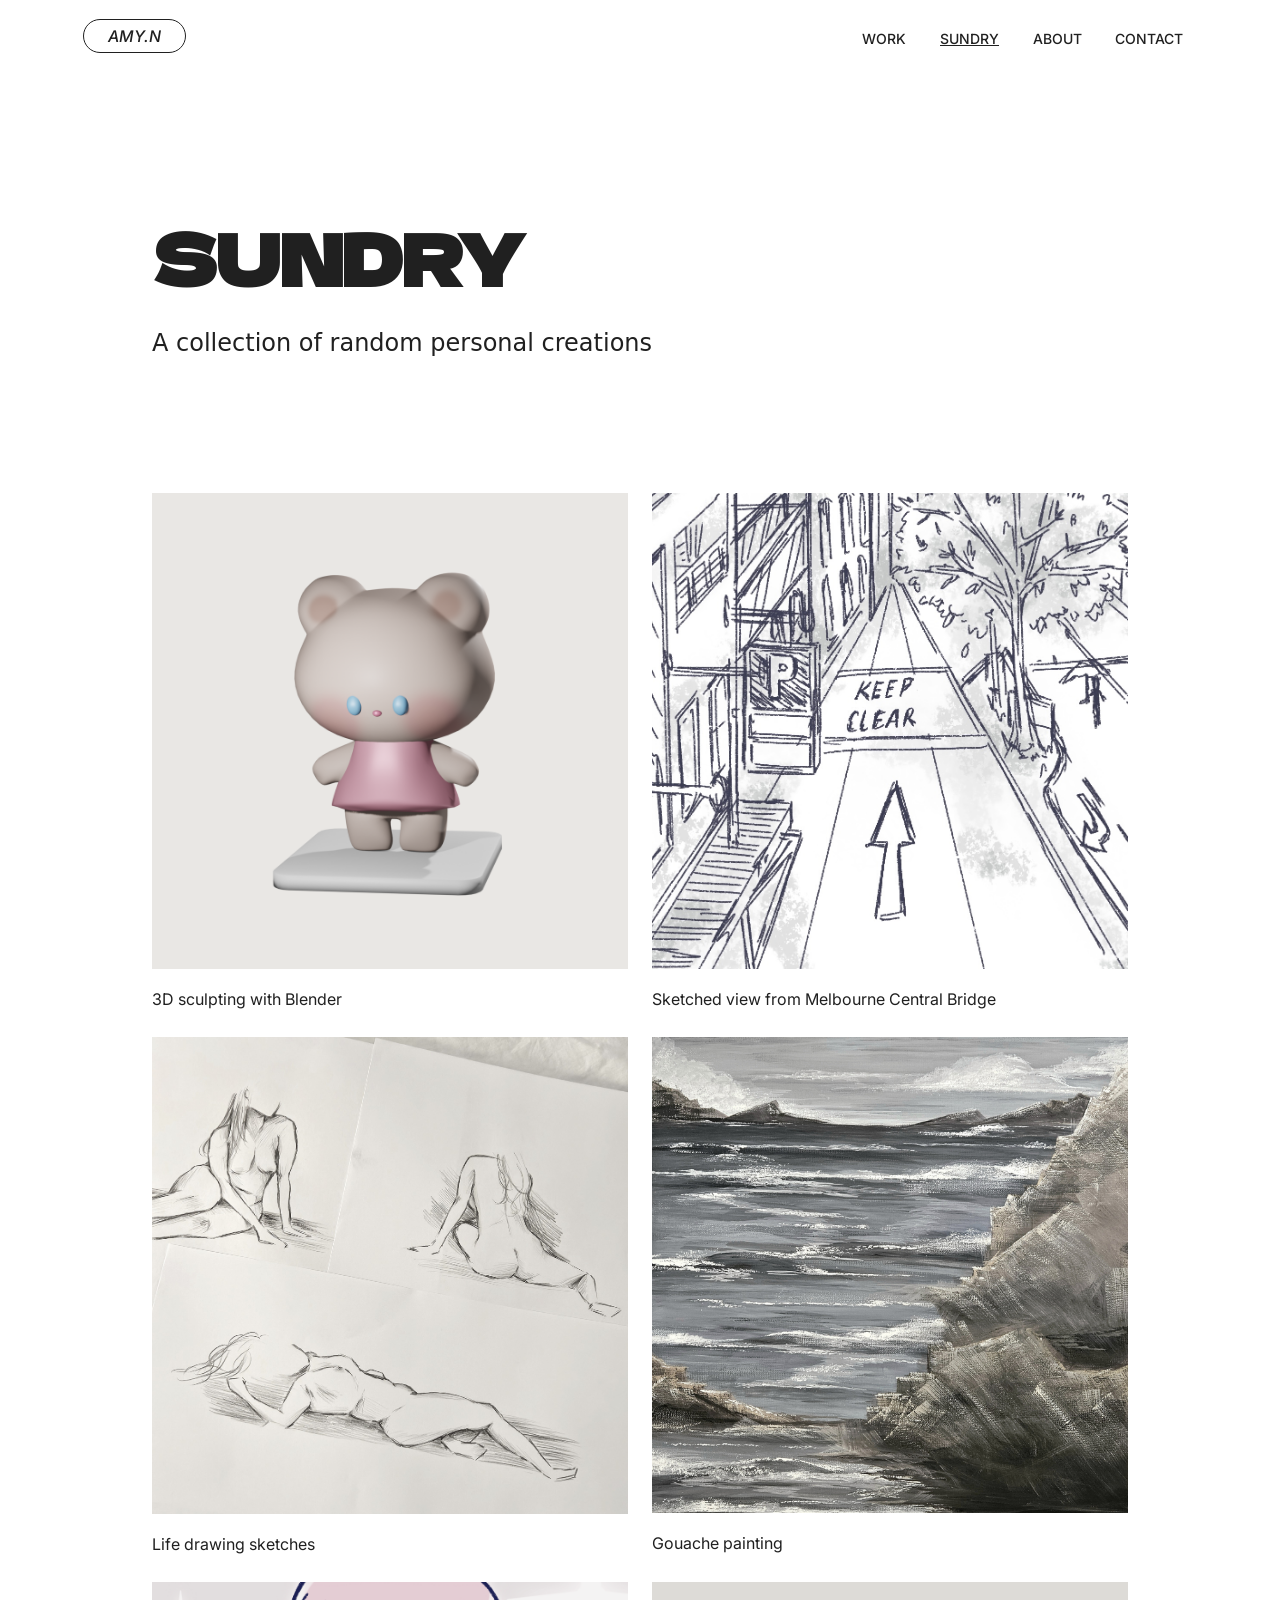
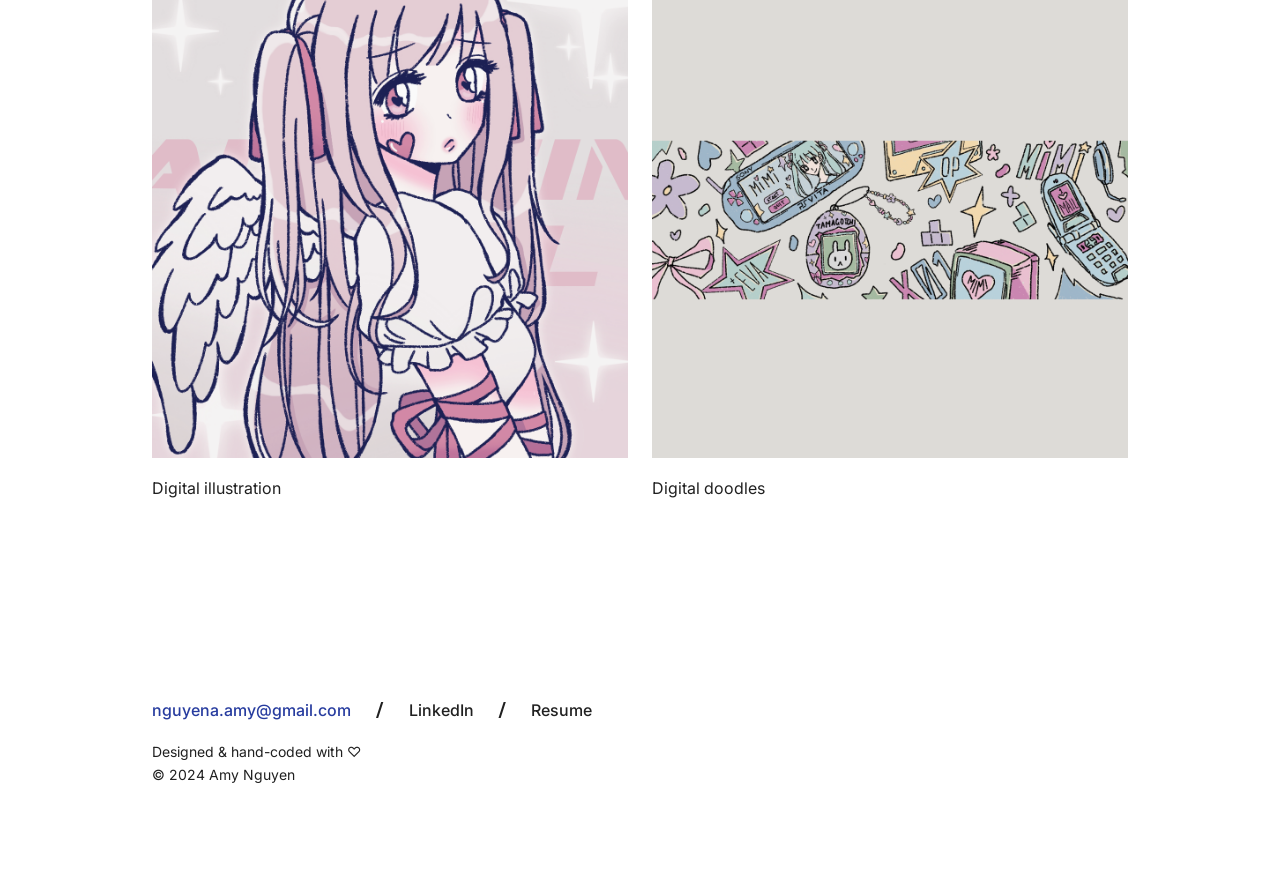
<file: sundry.html>
<!DOCTYPE HTML>
<html>

<head>
    <link rel="icon" href="images/misc/favicon.png">
    <title>Sundry | Amy Nguyen</title>
    <meta charset="utf-8" />
    <meta name="viewport" content="width=device-width, initial-scale=1">
    <!-- CSS only -->
    <link href="https://cdn.jsdelivr.net/npm/bootstrap@5.3.2/dist/css/bootstrap.min.css" rel="stylesheet" integrity="sha384-T3c6CoIi6uLrA9TneNEoa7RxnatzjcDSCmG1MXxSR1GAsXEV/Dwwykc2MPK8M2HN" crossorigin="anonymous">
    <link rel="stylesheet" href="css/main.css" />
    <link rel="stylesheet" href="https://cdnjs.cloudflare.com/ajax/libs/font-awesome/4.7.0/css/font-awesome.min.css">
</head>

<body>
    <div class="desktop-view">
        <!-- Navigation Bar -->
        <nav>
            <ul>
                <li><a href="index.html" class="brand">AMY.N</a></li>
                <div id="nav-right">
                    <li><a href="index.html">WORK</a></li>
                    <li><a href="sundry.html" class="current-page">SUNDRY</a></li>
                    <li><a href="about.html">ABOUT</a></li>
                    <li><a href="contact.html">CONTACT</a></li>
                </div>
            </ul>
        </nav>
        
        <!-- Content Container -->
        <div class="container-fluid" id="max-width-container">
            <header>
                <h1 class="name">SUNDRY</h1>
                <h5 class="sub-hdr">A collection of random personal creations</h5>
            </header>

            <!-- Main Content -->
            <div class="row row-cols-1 row-cols-md-2 g-4">
                <div class="col">
                <div class="card-border-radius-0">
                    <img src="images/misc/blender.png" class="card-img-top" alt="...">
                    <div class="card-body">
                        <p class="card-text">3D sculpting with Blender</p>
                    </div>
                </div>
                </div>
                <div class="col">
                <div class="card-border-radius-0">
                    <img src="images/misc/sketch.PNG" class="card-img-top" alt="...">
                    <div class="card-body">
                        <p class="card-text">Sketched view from Melbourne Central Bridge</p>
                    </div>
                </div>
                </div>
                <div class="col">
                <div class="card-border-radius-0">
                    <img src="images/misc/life_drawing.jpg" class="card-img-top" alt="...">
                    <div class="card-body">
                        <p class="card-text">Life drawing sketches</p>
                    </div>
                </div>
                </div>
                <div class="col">
                <div class="card-border-radius-0">
                    <img src="images/misc/painting.jpg" class="card-img-top" alt="...">
                    <div class="card-body">
                        <p class="card-text">Gouache painting</p>
                    </div>
                </div>
                </div>
                <div class="col">
                    <div class="card-border-radius-0">
                    <img src="images/misc/digital_art.PNG" class="card-img-top" alt="...">
                    <div class="card-body">
                        <p class="card-text">Digital illustration</p>
                    </div>
                    </div>
                </div>
                <div class="col">
                    <div class="card-border-radius-0">
                    <img src="images/misc/doodles.PNG" class="card-img-top" alt="...">
                    <div class="card-body">
                        <p class="card-text">Digital doodles</p>
                    </div>
                    </div>
                </div>
            </div>

            <!-- Footer -->
            <div style="margin: 12em 0 6em 0;">
                <div>
                    <span>
                        <a href="mailto:nguyena.amy@gmail.com" class="footer-link"
                            id="contrast-colour">nguyena.amy@gmail.com</a>
                    </span>
                    <span class="footer-div">/</span>
                    <span>
                        <a href="https://www.linkedin.com/in/amy-nguyen-6a862119b/" class="footer-link"
                            target="_blank">LinkedIn</a>
                    </span>
                    <span class="footer-div">/</span>
                    <span>
                        <a href="images/Resume.pdf" download="Amy_Nguyen_Resume"
                            class="footer-link">Resume</a>
                    </span>
                </div>
                <p style="font-size: 14px;">Designed & hand-coded with &#9825;</p>
                <p style="margin-top: -1.5em; font-size: 14px;">&#169; 2024 Amy Nguyen</p>
            </div>
            
        <!-- Go to top button -->
        <a id="go-to-top" href="#">&#8593;</a>
        </div>


        <!-- Scripts -->
        <script src="js/go-to-top.js"></script>
        <script src="js/menu.js"></script>

    </div>

    <!-- Mobile/Small Screen View -->
    <div class="mobile-view">
        <div class="container-fluid">
            <div class="row">
                <div class="d-flex justify-content-center">
                    <header>
                        <h1 class="name" style="text-align: center;">UH OH!</h1>
                        <p class="alert-mobile">PLEASE VISIT ME ON A LARGER SCREEN</p>
                    </header>
                </div>
            </div>
        </div>
    </div>

</body>

</html>
</file>
<file: css/main.css>
@import url('https://fonts.googleapis.com/css2?family=Dela+Gothic+One&family=Inter:wght@400;500;600;700&family=Source+Code+Pro:wght@500&display=swap');

html, body {
	margin: 0;
	text-align: left;
	color: #202020;
    background-color: #ffffff;
    /* background-color: #F2F2F2; */
}

h1, h2, h3, h4 {
	font-family: 'Inter', sans-serif;
	font-weight: 700;
	line-height: 1.85;
	margin: 0 0 0.7em 0;
	letter-spacing: -0.025em;
}

h1 {
	font-size: 64px;
}

h2 {
	font-size: 50px;
    margin-top: -0.25em;
}

h3 {
	font-size: 40px;
    /* margin-top: -0.25em; */
}

h4 {
	font-size: 28px;
    font-weight: 600;
}

h5 {
    font-size: 24px;
    font-weight: 500;
}

h6 {
    font-size: 18px;
    margin-top: 2em;
}

.h2-md {
    font-weight: 500;
    line-height: 1.4em;
}

.col {
    /* background-color: #004CE0; */
}

#contrast-colour {
    color: #273C9F;
}

a, ol, ul, li {
    text-decoration: none;
	font-family: 'Inter', 'Source Sans Pro', Helvetica, sans-serif;
    line-height: 28px;
}

.link {
    color: #273C9F;
    font-style: italic;
    font-weight: 500;
    text-decoration: underline;
}

.name {
    color: #202020;
    font-family: 'Dela Gothic One', sans-serif;
    font-size: 70px;
}

/* .name:hover {
    font-style: italic;
    cursor: pointer;
    transition: 0.1s ease-in;
} */

li {
    font-size: 16px;
}

p {
	margin-top: 1em;
	font-size: 16px;
	font-family: 'Inter', 'Source Sans Pro', Helvetica, sans-serif;
    line-height: 28px;
}

.p-sub {
	margin: -2em 0 0 0;
    font-family: 'Inter', sans-serif;
    line-height: 24px;
}

.p-sub-right {
	margin-top: -1.3em;
    font-family: 'Inter', sans-serif;
    text-align: right;
}

.p-content {
	margin: -0.5em 0 0 0;
    line-height: 28px;
}

.p-bold {
    font-weight: 600;
}

.p-hdr {
	font-weight: 600;
    margin-top: 2em;
}

.header-right {
    text-align: right;
}

.p-small {
	
}

.figure {
    text-align: center;
    width: 100%;
    font-size: 14px;
    font-style: italic;
    color: #666666;
    line-height: 24px;
    margin: 0 0 5em 0;
}

.hdr-sml {
    margin: 1em 0 8.5em 0;
    font-size: 18px;
    font-weight: 600;
    font-family: 'Inter', sans-serif;
    text-align: center;
    align-content: center;
}

.sub-hdr {
    margin-top: -1.75em;
}

#bg {
    background-color: #f7f7f7;
}

header {
    max-width: 1000px;
	padding: 12em 0 12em 0;
}

/* REVISE */
#about-img {
    padding: 12em 0 12em 0;
}

.about-footer {
    text-align: center;
    margin: 6em 0 6em 0;
}

/* #card-css {
    border-color: #ffffff;
    border-radius: 0px;
} */

#center {
    display: block;
    margin-left: auto;
    margin-right: auto;
  }

@media screen and (max-width: 1374px) {
	header {
        margin-top: 4em;
        padding: 8em 0 8em 0;
	}
}

@media screen and (max-width: 1250px) {
	header {
        margin-top: 4em;
        padding: 6em 0 6em 0;
	}
    header .contact {
        margin-top: 4em;
        padding: 6em 0 6em 0;
	}
}

@media screen and (max-width: 1185px) {
	header {
        margin-top: 4em;
        padding: 6em 0 6em 0;
	}
    h1 {
        font-size: 55px;
    }
    
    h2 {
        font-size: 48px;
    }
    h3 {
        font-size: 32px;
    }
}

@media screen and (max-width: 1085px) {
	header {
        margin-top: 4em;
        padding: 6em 0 6em 0;
	}
    h1 {
        font-size: 50px;
    }
    
    h2 {
        font-size: 40px;
    }
    h3 {
        font-size: 28px;
    }
    .p-sub {
        margin: -1.5em 0 0 0;
    }
}

@media screen and (max-width: 700px) {
	header {
        margin-top: 4em;
        padding: 6em 0 6em 0;
	}
    h1 {
        font-size: 42px;
    }
    
    h2 {
        font-size: 32px;
    }
    h3 {
        font-size: 26px;
    }
}

footer {
	/* background-color: #b6e4c2c2; */
    font-family: 'Inter', sans-serif;
	text-align: left;
	position: relative;
	bottom: 0;
	left: 0;
	width: 50%;
    padding: 3em 0 5em 12em;
}

.footer-alt {
    position: relative;
    width: 100%;
    padding: 10em 0 0 0;
}

.footer-link {
    text-decoration: none;
    font-size: 16px;
    font-weight: 500;
    color: #202020;
}

.footer-link:hover {
    /* transition: 0.3s ease-in; */
    /* color: #273C9F; */
    font-style: italic;
}

.footer-div {
    margin: 0 1em 0 1em;
    font-weight: 600;
    font-size: 20px;
}

/* Margin Styling */

.sub-margin {
	margin-top: 3em;
	margin-bottom: -0.45em;
}

.sub-margin2 {
	margin-top: 3em;
}

#mt-1 {
    margin: 1.25em 0 -0.25em 0;
}

.tag {
    border-radius: 60px;
	border: 1.8px solid #202020;
    padding: 0.5em 1em;
    display: inline-block;
    font-family: 'Inter', sans-serif;
    font-weight: 500;
    font-size: 14px;
    color: #202020;
    /* color: #A8A8A8; */
}

/* FILL */
@media screen and (max-width: 1250px) {
	
}

@media screen and (max-width: 1185px) {
	
}

@media screen and (max-width: 1085px) {
	#mt-1 {
        margin: 1.25em 0 0 0;
    }
}

@media screen and (max-width: 700px) {
	
}

/* Container/Margins */

.next {
	margin-top: 6em;
	width: 100%;
	text-align: center;
}

.container-content {
	position: relative;
	text-align: left;
	margin-top: -22em;
	margin: 0 25em 0 25em;
	padding: 8em 8em 5em 8em;
	/* background-color: #f3d0e6be; */
	column-gap: 2em;
	row-gap: 3em;
}

#max-width-container {
    max-width: 1000px;
}

#img-col {
    padding: 0 12em 0 12em;
}

@media screen and (max-width: 1719px) {
    .container-content {
        margin: 0 20em 0 20em;
	}
    #img-col {
        padding: 0 7em 0 7em;
    }
}

@media screen and (max-width: 1640px) {
	.container-content {
        margin: 0 16em 0 16em;
	}
    #img-col {
        padding: 0 2em 0 2em;
    }
}

@media screen and (max-width: 1399px) {
    .container-content {
        margin: 0 12em 0 12em;
	}
    #img-col {
        padding: 0em;
    }
}

@media screen and (max-width: 1355px) {
	.container-content {
        margin: 0 10em 0 10em;
	}
    #img-col {
        padding: 0em;
    }
}

@media screen and (max-width: 1336px) {
    #img-col {
        padding: 0em;
    }
}

@media screen and (max-width: 1335px) {
    #img-col {
        padding: 0em;
    }
}

@media screen and (max-width: 1105px) {
	.container-content {
        margin: 0 2em 0 2em;
	}
    #img-col {
        padding: 0em;
    }
}

@media screen and (max-width: 1081px) {
	.container-content {
        margin: 0 2em 0 2em;
	}
}

@media screen and (max-width: 1024px) {
    #img-col {
        padding: 0em;
    }
}

@media screen and (max-width: 910px) {
	.container-content {
        margin: 0 2em 0 2em;
	}
}

@media screen and (max-width: 800px) {
	.container-content {
        margin: 0 -6em 0 -6em;
	}
}

.container {
	position: relative;
	display: grid;
	margin-top: -14em;
	padding: 12em;
	/* background-color: #f3d0e6be; */
	column-gap: 2em;
	row-gap: 3em;
}

.container-body {
    margin-bottom: 11em;
}

.grid-item-1 {
    float: right;
}

.grid-item-2 {
    float: left;
    margin-top: 11em;
}

.grid-item-3 {
    float: right;
    margin-top: 11em;
}

.grid-item-4 {
    float: left;
    margin-top: 11em;
}

.current-page {
	/* color: #273C9F; */
    text-decoration: underline;
}

/* Nav */

/* position: absolute;
	top: 0;
	right: 0;
	width: 100%; */

nav {
	position: fixed;
    top: 0;
    padding: 0 2em 0 2em;
    width: 100%;
	/* clear: both; */
	z-index: 1;
    background-color: #ffffff;
}

#nav-right {
	right: 0;
    float: right;
    margin: 0.7em 3em 0 0;
}

nav ul {
	list-style: none;
	/* overflow: hidden; */
    height: auto;
	/* z-index: 1; */
	/* display: block; */
	/* margin-right: 20em; */
}

nav li {
	float: left;
    
}

nav li a {
	display: block;
	font-size: 14px;
    font-weight: 500;
	font-family: 'Inter', sans-serif;
	color: #202020;
	text-align: center;
    margin: 0 0 0.8em 0;
	padding: 1em 1.2em;
	line-height: auto;
    height: auto;
	text-decoration: none;
	/* margin-top: 20em; */
}

nav li a:hover {
	/* color: #273C9F; */
    font-style: italic;
	transition: 0.1s ease-in;
}

nav span {
	display: none;
	z-index: 2;
}

/* Menu */

/* .brand-btn {
    font-size: 24px;
    font-weight: 600;
	font-family: 'Inter', sans-serif;
    color: #202020;
} */

.brand {
	border-radius: 60px;
	border: 1.8px solid #202020;
	color: #202020;
	cursor: pointer;
	display: inline-block;
    font-style: italic;
    font-size: 16px;
	font-weight: 500;
	/* height: 2.7em; */
	line-height: 2em;
	min-width: 4em;
	margin: 1.2em 0 0 1.2em;
    font-family: 'Inter', sans-serif;
	padding: 0 1.5em;
	text-align: center;
	text-decoration: none;
	white-space: nowrap;
	-webkit-transform: perspective(1px) translateZ(0);
	transform: perspective(1px) translateZ(0);
	-webkit-transition-duration: 0.2s;
	transition-duration: 0.2s;
	-webkit-transition-property: transform;
	transition-property: transform;
}

.brand:hover {
    color: #202020;
	-webkit-transform: scale(1.05);
	transform: scale(1.05);
}

.menu-icon {
	/* display: inline-block; */
	cursor: pointer;
}

.menu-main {
	display: block;
}

#menu {
	display: none;
}

.menu-content {
    display: none;
}

@media screen and (max-width: 1375px) {
    nav {
        padding: 0 2em 0 2em;
    }
}

@media screen and (max-width: 1200px) {
    #nav-left {
        display: none;
    }
}

@media screen and (max-width: 768px) {
    nav {
        padding: 0 2em 0 2em;
    }
}

@media screen and (max-width: 600px) {
    nav {
        padding: 0 2em 0 2em;
    }

	nav li a {
		/* -webkit-transform: rotate(180deg); */
		margin-right: 20em;
	}
	nav span {
		display: block;
	}
	.menu-main {
		display: none;
	}
	#menu {
		display: block;
	}
	.menu-content {
		height: 100%;
		width: 0;
		position: fixed;
		z-index: -1;
		top: 0;
		right: 0;
		background-color: #ffffff;
		overflow-x: hidden;
		transition: 0.5s;
		padding-top: 60px;
        padding-left: 3em;
		text-align: left;
        /* Set width/size of white side bar */
		margin-right: -2.8em;
		margin-top: 0em;
	}
}

.line-1, .line-2, .line-3 {
	width: 25px;
	height: 2px;
	background-color: #575757;
	margin: 5px 0;
	transition: 0.4s;
}

.change .line-1 {
	-webkit-transform: rotate(-45deg) translate(-4.25px, 4.25px);
	transform: rotate(-45deg) translate(-4.25px, 4.25px);
}

.change .line-2 {
	opacity: 0;
}

.change .line-3 {
	-webkit-transform: rotate(45deg) translate(-5.5px, -6px);
	transform: rotate(45deg) translate(-5.5px, -6px);
}

/* @media screen and (max-width: 600px) {
	nav li a {
		display: none;
		float: none;
	}
	nav span {
		display: block;
		width: 28px;
		height: 2px;
		margin-bottom: 6px;
		position: relative;
		background: #575757;
		z-index: 1;
		transform-origin: 4px 0px;
		transition: transform 0.5s cubic-bezier(0.77, 0.2, 0.05, 1.0), background 0.5s cubic-bezier(0.77, 0.2, 0.05, 1.0), opacity 0.55s ease;
	}
}

@media screen and (max-width: 600px) {
	nav.responsive {
		position: absolute;
	}
	nav.responsive .icon {
		position: absolute;
		right: 0;
		top: 0;
		transition: transform 0.5s ease-in-out;
	}
	nav.responsive a {
		float: none;
		display: block;
		background-color: rgba(226, 189, 220, 0.623);
	}
} */

/* Image/Video */

.image {
	border: 0;
	display: inline-block;
	position: relative;
}

.image img {
	margin-top: 1em;
	border-radius: 0px;
	display: block;
	width: 100%;
	max-width: 1000px;
}

.self-image {
	border: 0;
	position: relative;
}

.self-image img {
	margin-top: 1em;
	border-radius: 6px;
	display: block;
	margin-left: auto;
	margin-right: auto;
	width: 50%;
	max-width: 400px;
	min-width: 300px;
}

.signature {
    height: 250px;
    width: auto;
}

.img-md {
    height: 310px;
    width: auto;
}

@media screen and (max-width: 800px) {
    .signature {
        height: 200px;
        width: auto;
    }
}

.img-center {
	border: 0;
	position: relative;
}

.img-center img {
	border-radius: 0;
	display: block;
	margin: 0 auto;
	width: 100%;
	max-width: 1000px;
	min-width: 400px;
}

.img-preview {
	border: 0;
	position: static;
}

.img-preview img {
	/* border-radius: 20px; */
	display: inline-block;
	margin: 0 auto;
	width: 100%;
    height: auto;
	/* max-width: 900px;
	min-width: 300px; */
}

.align-preview {
    /* padding-top: 20em; */
	/* margin-top: 5em; */
}

/* @media screen and (max-width: 1385px) {
    .align-preview {
        margin-top: -7em;
    }
}

@media screen and (max-width: 1250px) {
    .align-preview {
        margin-top: -4em;
    }
}

@media screen and (max-width: 885px) {
    .img-preview img {
        width: 85%;
    }
    .align-preview {
        margin-top: -5em;
        margin-bottom: -3em;
    }
}

@media screen and (max-width: 460px) {
    .img-preview img {
        width: 90%;
    }
    .align-preview {
        margin-top: -5em;
        margin-bottom: -4em;
    }
} */

.vid-center {
	display: block;
	margin: 0 auto;
}

/* Buttons */

.main-btn {
	border-radius: 60px;
	border: 1.8px solid #202020;
	color: #202020;
	cursor: pointer;
	display: inline-block;
    font-style: italic;
	font-weight: 500;
	height: 2.7em;
	line-height: 2.7em;
	min-width: 5em;
	margin: 0.5em 0.2em 0.5em 0;
	padding: 0 2em;
	text-align: center;
	text-decoration: none;
	white-space: nowrap;
	-webkit-transform: perspective(1px) translateZ(0);
	transform: perspective(1px) translateZ(0);
	-webkit-transition-duration: 0.2s;
	transition-duration: 0.2s;
	-webkit-transition-property: transform;
	transition-property: transform;
}

.main-btn:hover {
    color: #202020;
	-webkit-transform: scale(1.05);
	transform: scale(1.05);
}

.btn-small {
	border-radius: 0px;
	border: 1.8px solid #202020;
	color: #202020;
	cursor: pointer;
	display: inline-block;
	font-weight: 500;
	height: 2em;
	line-height: 2em;
	min-width: 3em;
	margin-top: 0.5em;
	margin: 0.3em;
	padding: 0 2em;
	text-align: center;
	text-decoration: none;
	white-space: nowrap;
	-webkit-transform: perspective(1px) translateZ(0);
	transform: perspective(1px) translateZ(0);
	-webkit-transition-duration: 0.2s;
	transition-duration: 0.2s;
	-webkit-transition-property: transform;
	transition-property: transform;
}

.btn-small:hover {
	-webkit-transform: scale(1.05);
	transform: scale(1.05);
}

.contact {
	text-align: left;
}

#about-margin {
    margin-right: 30em;
}

@media screen and (max-width: 1500px) {
    #about-margin {
        margin-right: 20em;
    }
}

@media screen and (max-width: 1200px) {
    #about-margin {
        margin-right: 14em;
    }
}

@media screen and (max-width: 950px) {
    #about-margin {
        margin-right: 7em;
    }
}

@media screen and (max-width: 780px) {
    #about-margin {
        margin-right: 0em;
    }
}

#go-to-top {
	text-decoration: none;
	color: #202020;
	font-size: 3em;
	font-weight: 300;
	position: fixed;
	bottom: 0;
	right: 0;
    margin: 0 1em 1em 0;
	cursor: pointer;
}

#img-hover {
	-webkit-transform: perspective(1px) translateZ(0);
	transform: perspective(1px) translateZ(0);
	-webkit-transition-duration: 0.2s;
	transition-duration: 0.2s;
	-webkit-transition-property: transform;
	transition-property: transform;
}

#img-hover:hover {
	-webkit-transform: scale(1.03);
	transform: scale(1.03);
}

/* .overlay {
	height: 100%;
	width: 0;
	position: fixed;
	z-index: 1;
	top: 0;
	left: 0;
	background-color: rgb(219, 201, 201);
	overflow-x: hidden;
	transition: 0.5s;
  }
  
  .overlay-content {
	position: relative;
	top: 25%;
	width: 100%;
	text-align: center;
	margin-top: 30px;
  }
  
  .overlay a {
	padding: 8px;
	text-decoration: none;
	font-size: 36px;
	color: #575757;
	display: block;
	transition: 0.3s;
  }
  
  .overlay a:hover, .overlay a:focus {
	color: #ffffff;
  }
  
  .overlay .closebtn {
	position: absolute;
	top: 20px;
	right: 45px;
	font-size: 60px;
  } */


/* Mobile View */
@media screen and (min-width: 1080px) {
    .mobile-view {
        display: none;
    }
}

@media screen and (max-width: 1080px) {
    .desktop-view {
        display: none;
    }
    .mobile-view {
        display: block;
        margin: 0;
        height: 100vh;
    }
    .alert-mobile {
        margin: -3em 0 0 0;
        font-size: 18px;
    }
}
</file>
